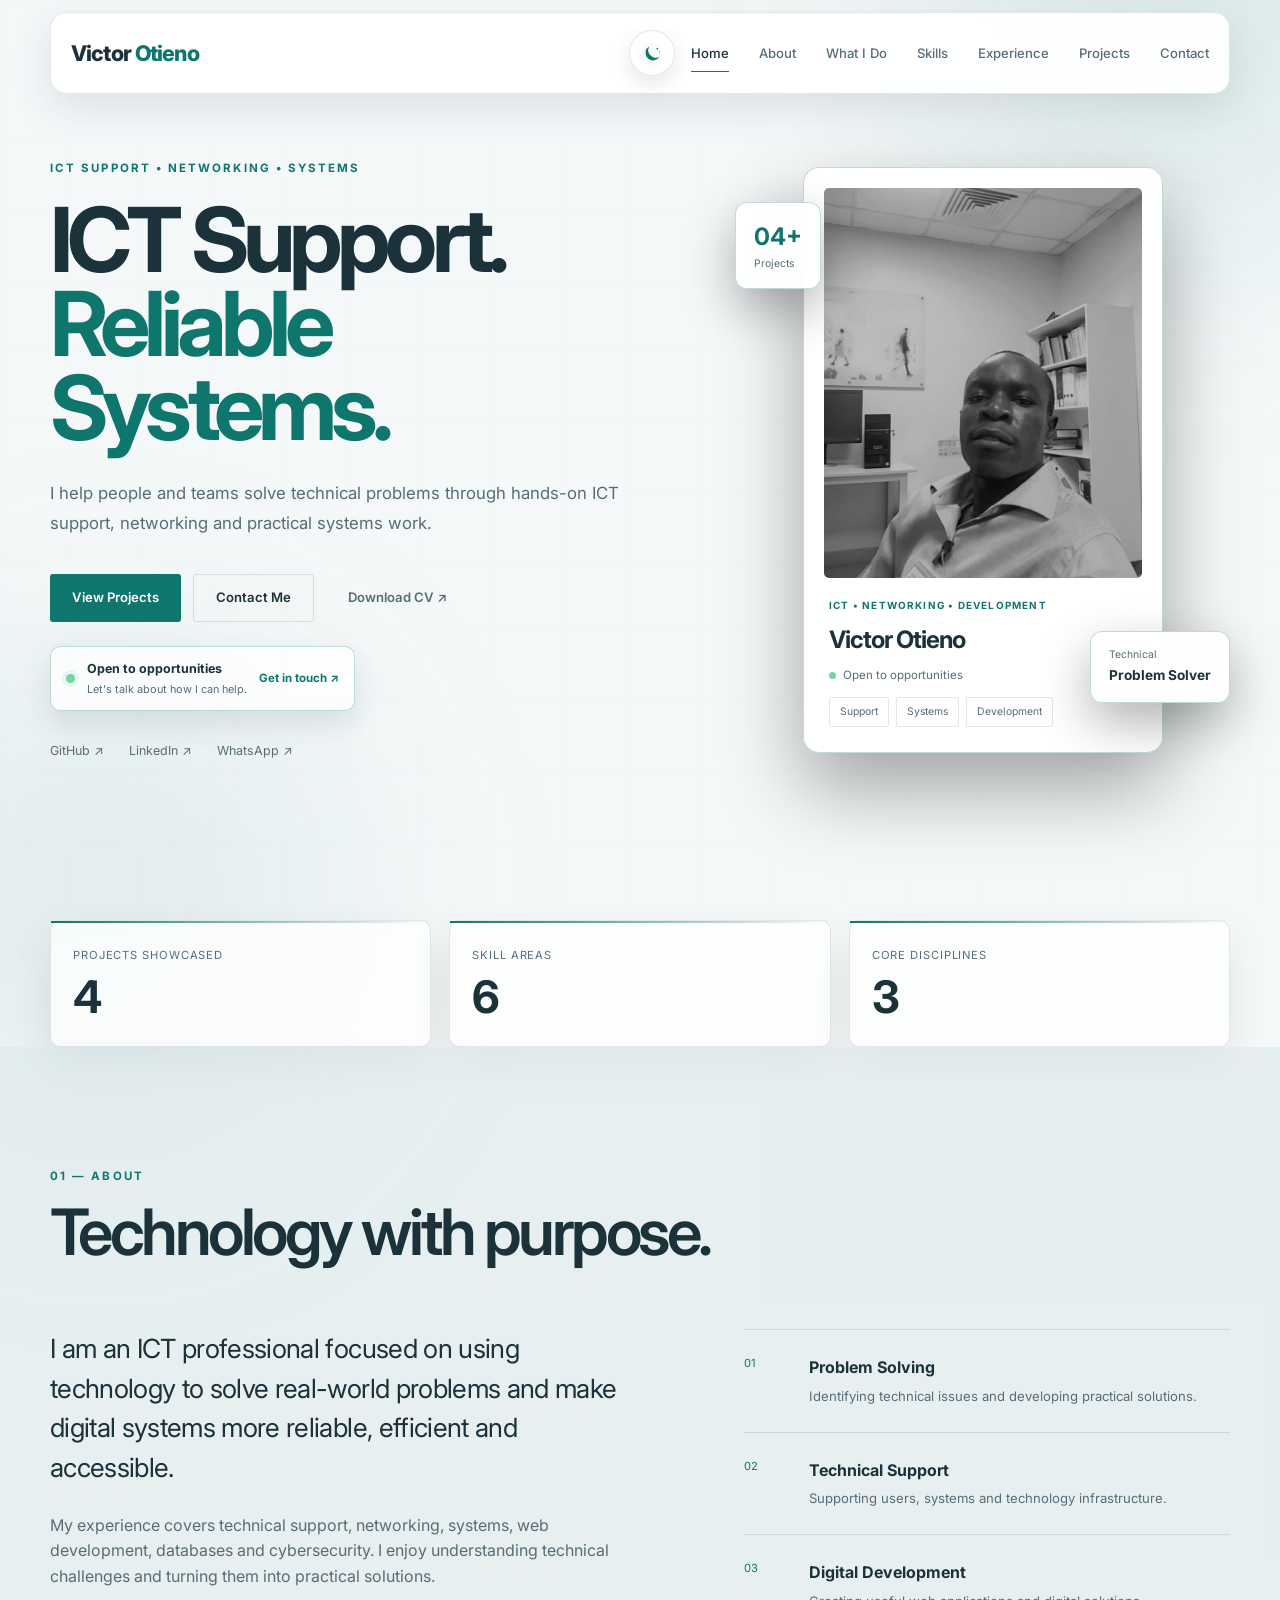
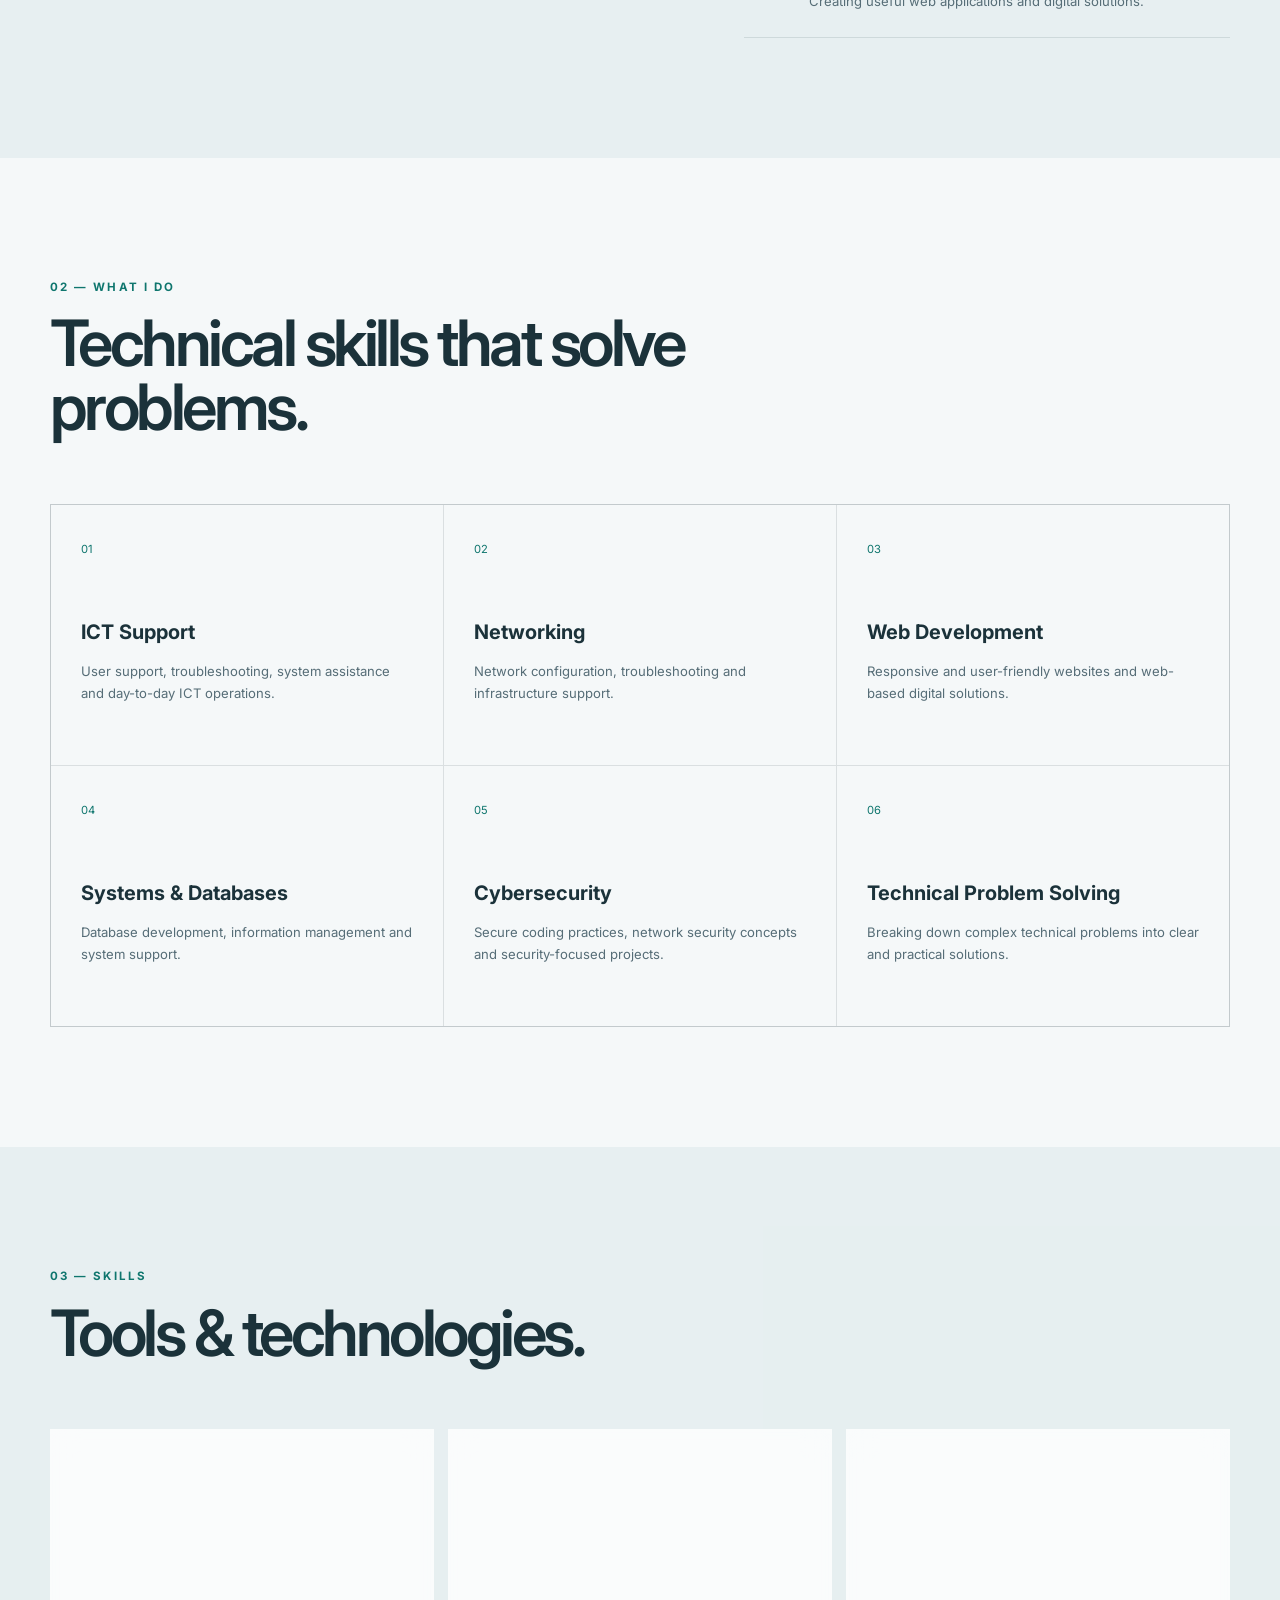
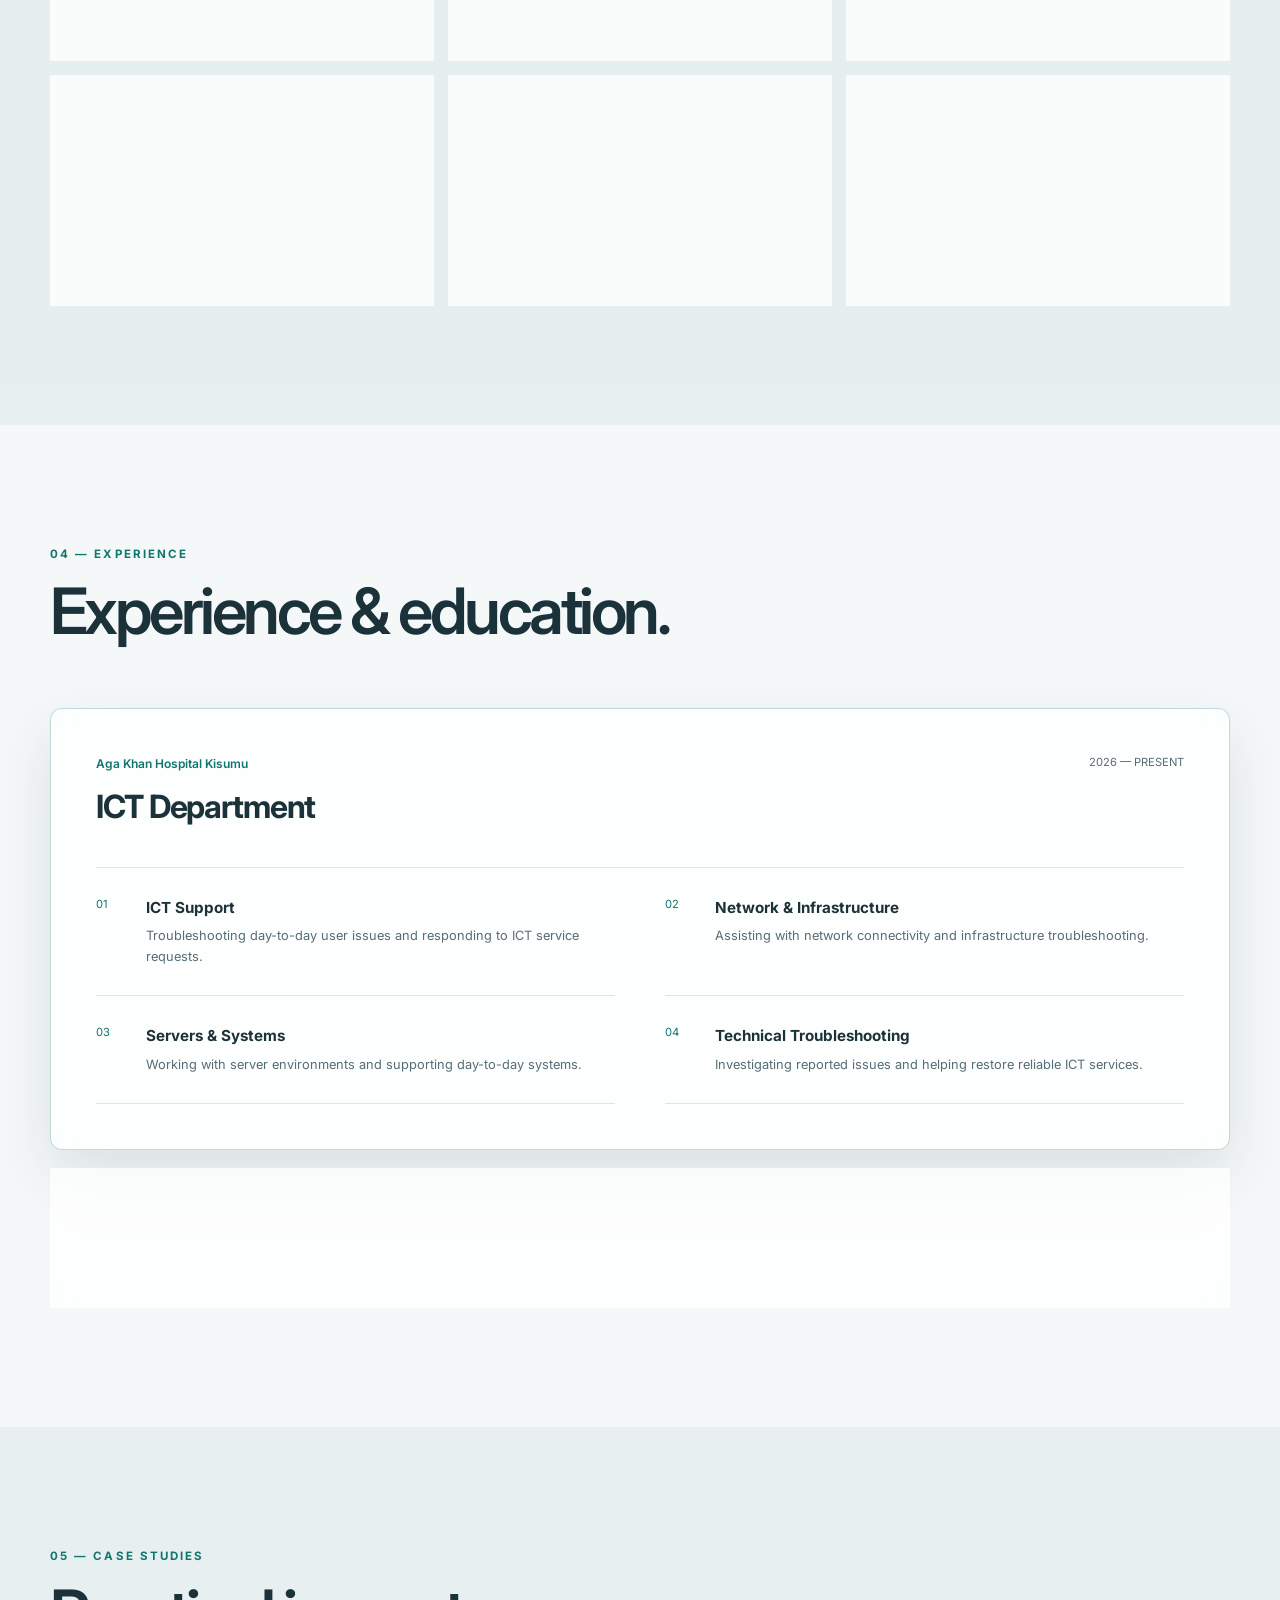
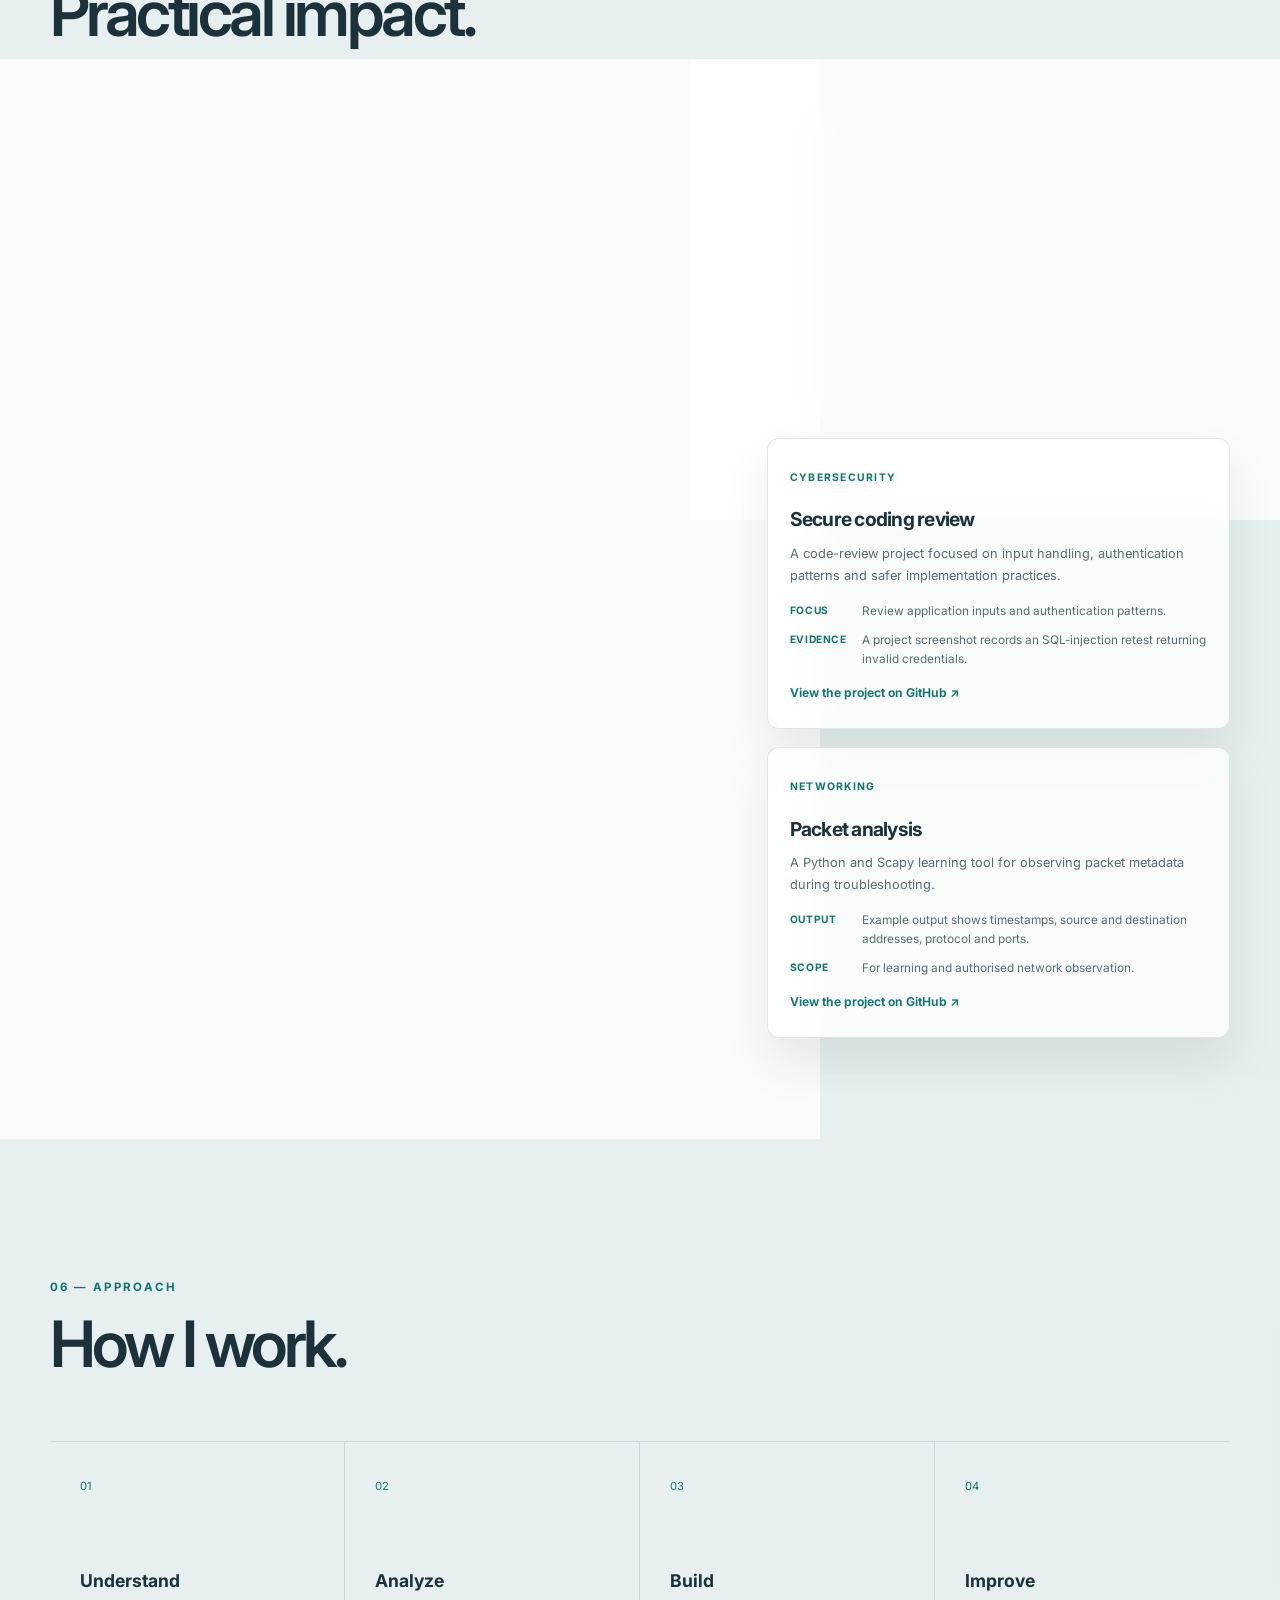
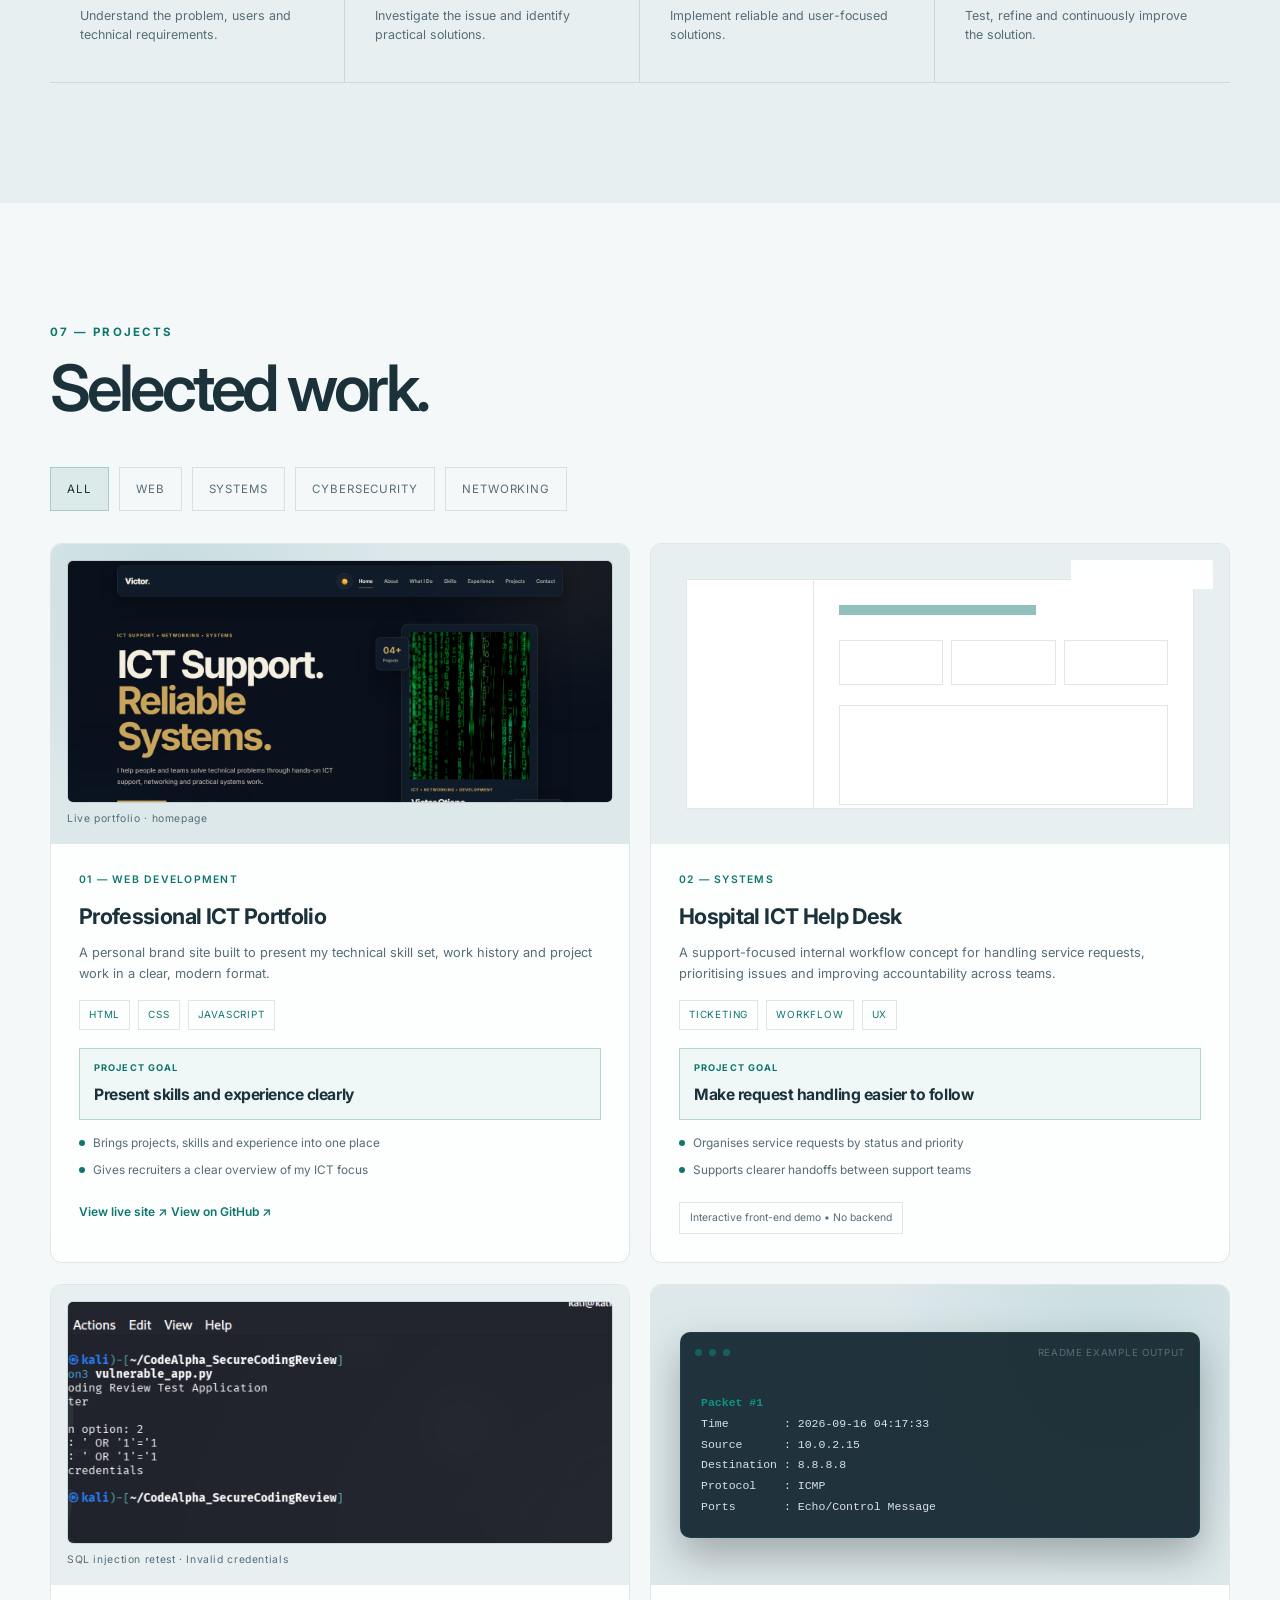
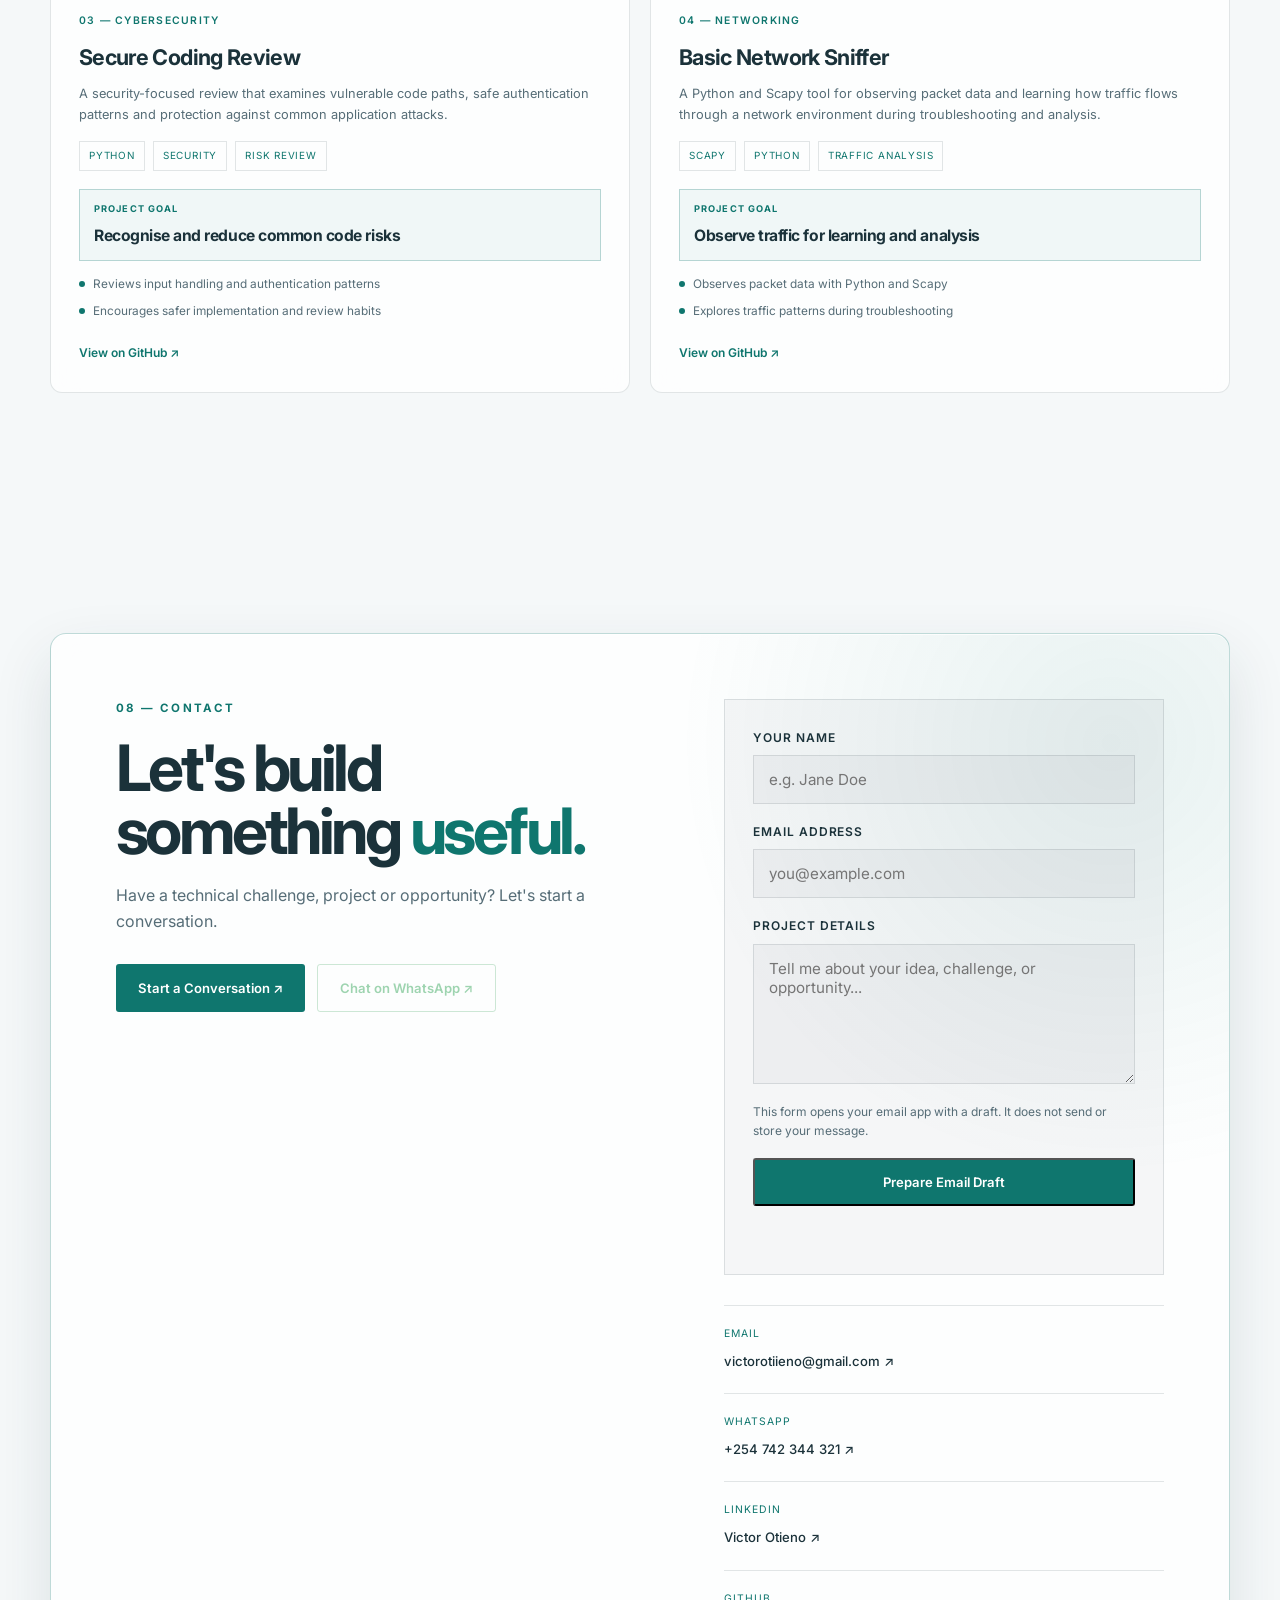
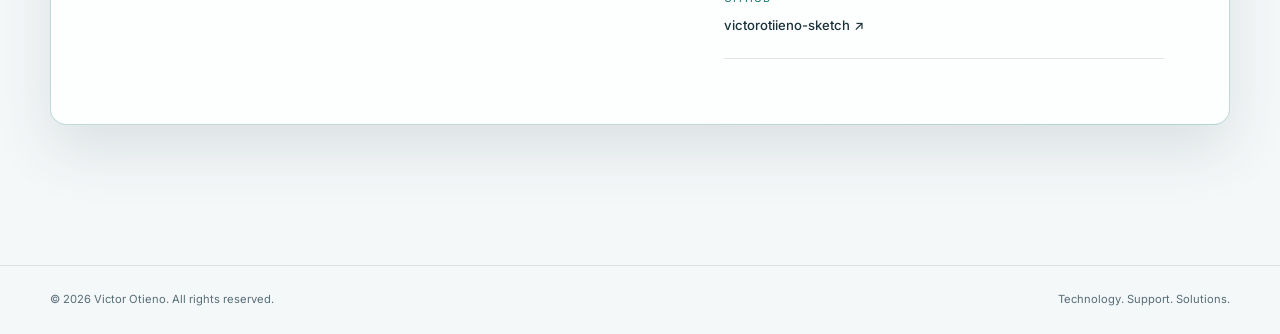
<file: index.html>
<!DOCTYPE html>
<html lang="en">
<head>
    <meta charset="UTF-8">
    <meta name="viewport" content="width=device-width, initial-scale=1.0">
    <meta name="description" content="Victor Otieno | ICT Professional specializing in technical support, networking, web development, systems, databases and digital solutions.">
    <meta name="keywords" content="Victor Otieno, ICT Professional, ICT Support, Networking, Web Development, Systems Support, Kenya">
    <meta name="author" content="Victor Otieno">
    <meta name="theme-color" content="#f5f8f9">
    <title>Victor Otieno | ICT Professional</title>
    <meta property="og:type" content="website">
    <meta property="og:title" content="Victor Otieno | ICT Professional">
    <meta property="og:description" content="ICT support, networking and practical systems work by Victor Otieno.">
    <meta property="og:url" content="https://victorotiieno-sketch.github.io/victor-portfolio/">
    <meta property="og:image" content="https://victorotiieno-sketch.github.io/victor-portfolio/images/portfolio-homepage.png">
    <meta property="og:image:alt" content="Victor Otieno's ICT portfolio homepage.">
    <meta name="twitter:card" content="summary_large_image">
    <meta name="twitter:title" content="Victor Otieno | ICT Professional">
    <meta name="twitter:description" content="ICT support, networking and practical systems work by Victor Otieno.">
    <meta name="twitter:image" content="https://victorotiieno-sketch.github.io/victor-portfolio/images/portfolio-homepage.png">

    <link rel="icon" type="image/svg+xml" href="favicon.svg">
    <link rel="preconnect" href="https://fonts.googleapis.com">
    <link rel="preconnect" href="https://fonts.gstatic.com" crossorigin>
    <link href="https://fonts.googleapis.com/css2?family=Inter:wght@400;500;600;700;800&display=swap" rel="stylesheet">

    <link rel="stylesheet" href="style.css">
</head>

<body>

    <div class="page-loader" id="page-loader" aria-hidden="true">
        <span></span>
    </div>
    <div class="background-grid"></div>
    <div class="glow glow-one"></div>
    <div class="glow glow-two"></div>

    <header class="header" id="header">
        <div class="container nav-container">
            <a href="#home" class="logo">
                Victor <span>Otieno</span>
            </a>

            <button class="theme-toggle" id="theme-toggle" type="button" aria-label="Toggle color theme" aria-pressed="false" title="Switch to dark theme">
                <svg class="theme-toggle__icon" viewBox="0 0 24 24" aria-hidden="true" focusable="false">
                    <g class="theme-toggle__sun">
                        <circle cx="12" cy="12" r="3.5"></circle>
                        <path d="M12 2v2m0 16v2M4.93 4.93l1.42 1.42m11.3 11.3 1.42 1.42M2 12h2m16 0h2M4.93 19.07l1.42-1.42m11.3-11.3 1.42-1.42"></path>
                    </g>
                    <g class="theme-toggle__moon">
                        <path d="M20.2 15.5A8.5 8.5 0 0 1 8.5 3.8 8.6 8.6 0 1 0 20.2 15.5Z"></path>
                        <circle cx="17.5" cy="6.5" r="1"></circle>
                        <circle cx="20" cy="10" r=".65"></circle>
                    </g>
                </svg>
            </button>

            <button class="menu-toggle" id="menu-toggle" type="button" aria-label="Toggle navigation" aria-controls="nav" aria-expanded="false">
                <span></span>
                <span></span>
                <span></span>
            </button>

            <nav class="nav" id="nav">
                <a href="#home" class="nav-link active" aria-current="page">Home</a>
                <a href="#about" class="nav-link">About</a>
                <a href="#services" class="nav-link">What I Do</a>
                <a href="#skills" class="nav-link">Skills</a>
                <a href="#experience" class="nav-link">Experience</a>
                <a href="#projects" class="nav-link">Projects</a>
                <a href="#contact" class="nav-link">Contact</a>
            </nav>
        </div>
    </header>

    <main>

        <section class="hero section" id="home">
            <div class="container hero-grid">

                <div class="hero-content reveal">
                    <p class="eyebrow">ICT SUPPORT • NETWORKING • SYSTEMS</p>

                    <h1>
                        ICT Support.
                        <span>Reliable Systems.</span>
                    </h1>

                    <p class="hero-description">
                        I help people and teams solve technical problems through
                        hands-on ICT support, networking and practical systems work.
                    </p>

                    <div class="hero-buttons">
                        <a href="#projects" class="btn btn-primary">
                            View Projects
                        </a>

                        <a href="#contact" class="btn btn-outline">
                            Contact Me
                        </a>

                        <a href="assets/victor_otieno_cv.pdf" class="btn btn-text" download>
                            Download CV ↗
                        </a>
                    </div>

                    <a class="opportunity-callout" href="#contact">
                        <span class="opportunity-callout__dot" aria-hidden="true"></span>
                        <span>
                            <strong>Open to opportunities</strong>
                            <small>Let's talk about how I can help.</small>
                        </span>
                        <span class="opportunity-callout__link">Get in touch ↗</span>
                    </a>

                    <div class="hero-socials">
                        <a href="https://github.com/victorotiieno-sketch" target="_blank" rel="noopener noreferrer">
                            GitHub ↗
                        </a>

                        <a href="https://www.linkedin.com/in/victor-otieno-06a6b7418" target="_blank" rel="noopener noreferrer">
                            LinkedIn ↗
                        </a>

                        <a href="https://wa.me/254742344321" target="_blank" rel="noopener noreferrer">
                            WhatsApp ↗
                        </a>
                    </div>
                </div>

                <div class="hero-visual reveal">
                    <div class="profile-card">

                        <div class="profile-image-wrapper">
                            <img src="images/profile.jpeg" alt="Victor Otieno at his workplace">
                        </div>

                        <div class="profile-info">
                            <p>ICT • NETWORKING • DEVELOPMENT</p>
                            <h2>Victor Otieno</h2>
                            <span class="availability">
                                <i></i>
                                Open to opportunities
                            </span>
                        </div>

                        <div class="profile-tags">
                            <span>Support</span>
                            <span>Systems</span>
                            <span>Development</span>
                        </div>
                    </div>

                    <div class="floating-card projects-count">
                        <strong>04+</strong>
                        <span>Projects</span>
                    </div>

                    <div class="floating-card problem-card">
                        <span>Technical</span>
                        <strong>Problem Solver</strong>
                    </div>
                </div>

            </div>
        </section>

        <section class="section stats" aria-label="Key metrics">
            <div class="container stats-grid">
                <div class="stat reveal">
                    <span class="stat-label">Projects showcased</span>
                    <strong class="counter" data-target="4" data-suffix="">0</strong>
                </div>

                <div class="stat reveal">
                    <span class="stat-label">Skill areas</span>
                    <strong class="counter" data-target="6" data-suffix="">0</strong>
                </div>

                <div class="stat reveal">
                    <span class="stat-label">Core disciplines</span>
                    <strong class="counter" data-target="3" data-suffix="">0</strong>
                </div>
            </div>
        </section>

        <section class="section about" id="about">
            <div class="container">

                <div class="section-heading reveal">
                    <p class="section-number">01 — ABOUT</p>
                    <h2>Technology with purpose.</h2>
                </div>

                <div class="about-grid">

                    <div class="about-intro reveal">
                        <p class="large-text">
                            I am an ICT professional focused on using technology
                            to solve real-world problems and make digital systems
                            more reliable, efficient and accessible.
                        </p>

                        <p>
                            My experience covers technical support, networking,
                            systems, web development, databases and cybersecurity.
                            I enjoy understanding technical challenges and turning
                            them into practical solutions.
                        </p>
                    </div>

                    <div class="about-highlights">

                        <div class="highlight reveal">
                            <span>01</span>
                            <div>
                                <h3>Problem Solving</h3>
                                <p>
                                    Identifying technical issues and developing
                                    practical solutions.
                                </p>
                            </div>
                        </div>

                        <div class="highlight reveal">
                            <span>02</span>
                            <div>
                                <h3>Technical Support</h3>
                                <p>
                                    Supporting users, systems and technology
                                    infrastructure.
                                </p>
                            </div>
                        </div>

                        <div class="highlight reveal">
                            <span>03</span>
                            <div>
                                <h3>Digital Development</h3>
                                <p>
                                    Creating useful web applications and digital
                                    solutions.
                                </p>
                            </div>
                        </div>

                    </div>

                </div>
            </div>
        </section>

        <section class="section services" id="services">
            <div class="container">

                <div class="section-heading reveal">
                    <p class="section-number">02 — WHAT I DO</p>
                    <h2>Technical skills that solve problems.</h2>
                </div>

                <div class="services-grid">

                    <article class="service-card reveal">
                        <span class="service-number">01</span>
                        <h3>ICT Support</h3>
                        <p>
                            User support, troubleshooting, system assistance
                            and day-to-day ICT operations.
                        </p>
                    </article>

                    <article class="service-card reveal">
                        <span class="service-number">02</span>
                        <h3>Networking</h3>
                        <p>
                            Network configuration, troubleshooting and
                            infrastructure support.
                        </p>
                    </article>

                    <article class="service-card reveal">
                        <span class="service-number">03</span>
                        <h3>Web Development</h3>
                        <p>
                            Responsive and user-friendly websites and
                            web-based digital solutions.
                        </p>
                    </article>

                    <article class="service-card reveal">
                        <span class="service-number">04</span>
                        <h3>Systems & Databases</h3>
                        <p>
                            Database development, information management
                            and system support.
                        </p>
                    </article>

                    <article class="service-card reveal">
                        <span class="service-number">05</span>
                        <h3>Cybersecurity</h3>
                        <p>
                            Secure coding practices, network security concepts
                            and security-focused projects.
                        </p>
                    </article>

                    <article class="service-card reveal">
                        <span class="service-number">06</span>
                        <h3>Technical Problem Solving</h3>
                        <p>
                            Breaking down complex technical problems into
                            clear and practical solutions.
                        </p>
                    </article>

                </div>
            </div>
        </section>

        <section class="section skills" id="skills">
            <div class="container">

                <div class="section-heading reveal">
                    <p class="section-number">03 — SKILLS</p>
                    <h2>Tools & technologies.</h2>
                </div>

                <div class="skills-grid">

                    <div class="skill-group reveal">
                        <span>01</span>
                        <h3>Development</h3>
                        <div class="skill-list">
                            <span>HTML</span>
                            <span>CSS</span>
                            <span>JavaScript</span>
                            <span>Python</span>
                            <span>C++</span>
                        </div>
                    </div>

                    <div class="skill-group reveal">
                        <span>02</span>
                        <h3>Networking</h3>
                        <div class="skill-list">
                            <span>TCP/IP</span>
                            <span>Network Troubleshooting</span>
                            <span>Network Security</span>
                            <span>FortiGate</span>
                        </div>
                    </div>

                    <div class="skill-group reveal">
                        <span>03</span>
                        <h3>Systems</h3>
                        <div class="skill-list">
                            <span>Windows</span>
                            <span>Linux</span>
                            <span>Kali Linux</span>
                            <span>System Support</span>
                        </div>
                    </div>

                    <div class="skill-group reveal">
                        <span>04</span>
                        <h3>Databases</h3>
                        <div class="skill-list">
                            <span>SQL</span>
                            <span>SQLite</span>
                            <span>Database Development</span>
                            <span>Information Management</span>
                        </div>
                    </div>

                    <div class="skill-group reveal">
                        <span>05</span>
                        <h3>Cybersecurity</h3>
                        <div class="skill-list">
                            <span>Secure Coding</span>
                            <span>Network Security</span>
                            <span>Scapy</span>
                            <span>Security Testing</span>
                        </div>
                    </div>

                    <div class="skill-group reveal">
                        <span>06</span>
                        <h3>Tools</h3>
                        <div class="skill-list">
                            <span>Git</span>
                            <span>GitHub</span>
                            <span>VS Code</span>
                            <span>Microsoft Office</span>
                        </div>
                    </div>

                </div>
            </div>
        </section>

        <section class="section experience" id="experience">
            <div class="container">

                <div class="section-heading reveal">
                    <p class="section-number">04 — EXPERIENCE</p>
                    <h2>Experience &amp; education.</h2>
                </div>

                <div class="experience-card reveal">

                    <div class="experience-top">
                        <div>
                            <p class="experience-company">Aga Khan Hospital Kisumu</p>
                            <h3>ICT Department</h3>
                        </div>

                        <span class="experience-date">
                            2026 — PRESENT
                        </span>
                    </div>

                    <div class="experience-content">

                        <div class="experience-item">
                            <span>01</span>
                            <div>
                                <h4>ICT Support</h4>
                                <p>
                                    Troubleshooting day-to-day user issues and
                                    responding to ICT service requests.
                                </p>
                            </div>
                        </div>

                        <div class="experience-item">
                            <span>02</span>
                            <div>
                                <h4>Network & Infrastructure</h4>
                                <p>
                                    Assisting with network connectivity and
                                    infrastructure troubleshooting.
                                </p>
                            </div>
                        </div>

                        <div class="experience-item">
                            <span>03</span>
                            <div>
                                <h4>Servers & Systems</h4>
                                <p>
                                    Working with server environments and
                                    supporting day-to-day systems.
                                </p>
                            </div>
                        </div>

                        <div class="experience-item">
                            <span>04</span>
                            <div>
                                <h4>Technical Troubleshooting</h4>
                                <p>
                                    Investigating reported issues and helping
                                    restore reliable ICT services.
                                </p>
                            </div>
                        </div>

                    </div>
                </div>

                <article class="education-card reveal">
                    <div>
                        <p class="education-label">EDUCATION</p>
                        <h3>Diploma in Computer Science</h3>
                        <p class="education-institution">Thika Technical Training Institute (TTI) · Kenya</p>
                    </div>
                    <span class="experience-date">2024 — 2026</span>
                </article>

            </div>
        </section>

        <section class="section case-studies">
            <div class="container">

                <div class="section-heading reveal">
                    <p class="section-number">05 — CASE STUDIES</p>
                    <h2>Practical impact.</h2>
                </div>

                <div class="case-study-shell">
                    <article class="case-feature reveal">
                        <div class="case-feature__top">
                            <p>Current role · ICT Department</p>
                            <span>Aga Khan Hospital Kisumu</span>
                        </div>

                        <h3>Supporting day-to-day services in a clinical environment.</h3>

                        <p>
                            I respond to ICT service requests, troubleshoot connectivity and systems,
                            and help restore reliable service. My approach starts with the user’s issue
                            and includes clear follow-up or escalation when needed.
                        </p>

                        <div class="case-focus">
                            <div>
                                <strong>Support focus</strong>
                                <span>User-first troubleshooting</span>
                            </div>

                            <div>
                                <strong>Service focus</strong>
                                <span>Clear triage and follow-up</span>
                            </div>
                        </div>

                        <ul class="case-points">
                            <li>Assist users with technical, connectivity and device issues</li>
                            <li>Support clear request handling and escalation</li>
                            <li>Prioritise reliable systems and user confidence</li>
                        </ul>
                    </article>

                    <div class="case-stack">
                        <article class="case-mini reveal">
                            <span class="case-tag">Systems</span>
                            <h4>Help desk workflow</h4>
                            <p>A support workflow concept for making incoming issues easier to sort and follow.</p>
                            <dl class="case-details">
                                <div>
                                    <dt>Approach</dt>
                                    <dd>Create, categorise, search, prioritise and update sample requests.</dd>
                                </div>
                                <div>
                                    <dt>Tools</dt>
                                    <dd>HTML, CSS and JavaScript; browser-only prototype with no backend.</dd>
                                </div>
                            </dl>
                            <a class="case-link" href="demos/help-desk/index.html">Try the interactive demo ↗</a>
                        </article>

                        <article class="case-mini reveal">
                            <span class="case-tag">Cybersecurity</span>
                            <h4>Secure coding review</h4>
                            <p>A code-review project focused on input handling, authentication patterns and safer implementation practices.</p>
                            <dl class="case-details">
                                <div>
                                    <dt>Focus</dt>
                                    <dd>Review application inputs and authentication patterns.</dd>
                                </div>
                                <div>
                                    <dt>Evidence</dt>
                                    <dd>A project screenshot records an SQL-injection retest returning invalid credentials.</dd>
                                </div>
                            </dl>
                            <a class="case-link" href="https://github.com/victorotiieno-sketch/CodeAlpha_SecureCodingReview" target="_blank" rel="noopener noreferrer">View the project on GitHub ↗</a>
                        </article>

                        <article class="case-mini reveal">
                            <span class="case-tag">Networking</span>
                            <h4>Packet analysis</h4>
                            <p>A Python and Scapy learning tool for observing packet metadata during troubleshooting.</p>
                            <dl class="case-details">
                                <div>
                                    <dt>Output</dt>
                                    <dd>Example output shows timestamps, source and destination addresses, protocol and ports.</dd>
                                </div>
                                <div>
                                    <dt>Scope</dt>
                                    <dd>For learning and authorised network observation.</dd>
                                </div>
                            </dl>
                            <a class="case-link" href="https://github.com/victorotiieno-sketch/CodeAlpha_BasicNetworkSniffer" target="_blank" rel="noopener noreferrer">View the project on GitHub ↗</a>
                        </article>
                    </div>
                </div>
            </div>
        </section>

        <section class="section process">
            <div class="container">

                <div class="section-heading reveal">
                    <p class="section-number">06 — APPROACH</p>
                    <h2>How I work.</h2>
                </div>

                <div class="process-grid">

                    <div class="process-card reveal">
                        <span>01</span>
                        <h3>Understand</h3>
                        <p>
                            Understand the problem, users and technical
                            requirements.
                        </p>
                    </div>

                    <div class="process-card reveal">
                        <span>02</span>
                        <h3>Analyze</h3>
                        <p>
                            Investigate the issue and identify practical
                            solutions.
                        </p>
                    </div>

                    <div class="process-card reveal">
                        <span>03</span>
                        <h3>Build</h3>
                        <p>
                            Implement reliable and user-focused solutions.
                        </p>
                    </div>

                    <div class="process-card reveal">
                        <span>04</span>
                        <h3>Improve</h3>
                        <p>
                            Test, refine and continuously improve the solution.
                        </p>
                    </div>

                </div>
            </div>
        </section>

        <section class="section projects" id="projects">
            <div class="container">

                <div class="section-heading reveal">
                    <p class="section-number">07 — PROJECTS</p>
                    <h2>Selected work.</h2>
                </div>

                <div class="projects-filters reveal" aria-label="Project categories">
                    <button class="filter-btn active" data-filter="all" type="button" aria-pressed="true">All</button>
                    <button class="filter-btn" data-filter="web" type="button" aria-pressed="false">Web</button>
                    <button class="filter-btn" data-filter="systems" type="button" aria-pressed="false">Systems</button>
                    <button class="filter-btn" data-filter="cybersecurity" type="button" aria-pressed="false">Cybersecurity</button>
                    <button class="filter-btn" data-filter="networking" type="button" aria-pressed="false">Networking</button>
                </div>

                <div class="projects-grid">

                    <article class="project-card reveal" data-category="web">
                        <div class="project-visual portfolio-visual">
                            <figure class="portfolio-evidence">
                                <a href="images/portfolio-homepage.png" target="_blank" rel="noopener noreferrer" aria-label="Open the full-size portfolio homepage screenshot">
                                    <img src="images/portfolio-homepage.png" alt="Screenshot of the live ICT portfolio homepage, showing the glass navigation, ICT Support headline, profile card and project contact buttons." width="1440" height="900" loading="lazy">
                                </a>
                                <figcaption>Live portfolio · homepage</figcaption>
                            </figure>
                        </div>

                        <div class="project-content">
                            <p>01 — WEB DEVELOPMENT</p>
                            <h3>Professional ICT Portfolio</h3>
                            <p>
                                A personal brand site built to present my technical skill set,
                                work history and project work in a clear, modern format.
                            </p>
                            <div class="project-meta">
                                <span>HTML</span>
                                <span>CSS</span>
                                <span>JavaScript</span>
                            </div>

                            <div class="project-impact">
                                <span>Project goal</span>
                                <strong>Present skills and experience clearly</strong>
                            </div>

                            <ul class="project-results">
                                <li>Brings projects, skills and experience into one place</li>
                                <li>Gives recruiters a clear overview of my ICT focus</li>
                            </ul>

                            <a href="https://victorotiieno-sketch.github.io/victor-portfolio/" target="_blank" rel="noopener noreferrer">
                                View live site ↗
                            </a>
                            <a href="https://github.com/victorotiieno-sketch/victor-portfolio" target="_blank" rel="noopener noreferrer">
                                View on GitHub ↗
                            </a>
                        </div>
                    </article>

                    <article class="project-card reveal" data-category="systems">
                        <div class="project-visual system-visual" aria-hidden="true">
                            <span class="visual-label">Workflow concept</span>
                            <div class="system-window">
                                <div class="system-sidebar"></div>

                                <div class="system-main">
                                    <div class="system-header"></div>

                                    <div class="system-cards">
                                        <span></span>
                                        <span></span>
                                        <span></span>
                                    </div>

                                    <div class="system-table"></div>
                                </div>
                            </div>
                        </div>

                        <div class="project-content">
                            <p>02 — SYSTEMS</p>
                            <h3>Hospital ICT Help Desk</h3>
                            <p>
                                A support-focused internal workflow concept for handling service
                                requests, prioritising issues and improving accountability across teams.
                            </p>
                            <div class="project-meta">
                                <span>Ticketing</span>
                                <span>Workflow</span>
                                <span>UX</span>
                            </div>

                            <div class="project-impact">
                                <span>Project goal</span>
                                <strong>Make request handling easier to follow</strong>
                            </div>

                            <ul class="project-results">
                                <li>Organises service requests by status and priority</li>
                                <li>Supports clearer handoffs between support teams</li>
                            </ul>

                            <span class="private-project">
                                Interactive front-end demo • No backend
                            </span>
                        </div>
                    </article>

                    <article class="project-card reveal" data-category="cybersecurity">
                        <div class="project-visual security-visual">
                            <figure class="security-evidence">
                                <a href="images/secure-review-injection-after.png" target="_blank" rel="noopener noreferrer" aria-label="Open the full-size SQL injection retest screenshot">
                                    <img src="images/secure-review-injection-after-crop.png" alt="Terminal output showing the SQL injection login test rejected with invalid credentials." width="780" height="280" loading="lazy">
                                </a>
                                <figcaption>SQL injection retest · Invalid credentials</figcaption>
                            </figure>
                        </div>

                        <div class="project-content">
                            <p>03 — CYBERSECURITY</p>
                            <h3>Secure Coding Review</h3>
                            <p>
                                A security-focused review that examines vulnerable code paths,
                                safe authentication patterns and protection against common application attacks.
                            </p>
                            <div class="project-meta">
                                <span>Python</span>
                                <span>Security</span>
                                <span>Risk Review</span>
                            </div>

                            <div class="project-impact">
                                <span>Project goal</span>
                                <strong>Recognise and reduce common code risks</strong>
                            </div>

                            <ul class="project-results">
                                <li>Reviews input handling and authentication patterns</li>
                                <li>Encourages safer implementation and review habits</li>
                            </ul>

                            <a href="https://github.com/victorotiieno-sketch/CodeAlpha_SecureCodingReview" target="_blank" rel="noopener noreferrer">
                                View on GitHub ↗
                            </a>
                        </div>
                    </article>

                    <article class="project-card reveal" data-category="networking">
                        <div class="project-visual sniffer-visual">
                            <div class="sniffer-terminal" aria-label="Example packet output documented in the network sniffer README">
                                <div class="sniffer-terminal__header">
                                    <span></span>
                                    <span></span>
                                    <span></span>
                                    <span>README example output</span>
                                </div>
                                <pre><code><span>Packet #1</span>
Time        : 2026-09-16 04:17:33
Source      : 10.0.2.15
Destination : 8.8.8.8
Protocol    : ICMP
Ports       : Echo/Control Message</code></pre>
                            </div>
                        </div>

                        <div class="project-content">
                            <p>04 — NETWORKING</p>
                            <h3>Basic Network Sniffer</h3>
                            <p>
                                A Python and Scapy tool for observing packet data and learning how
                                traffic flows through a network environment during troubleshooting and analysis.
                            </p>
                            <div class="project-meta">
                                <span>Scapy</span>
                                <span>Python</span>
                                <span>Traffic Analysis</span>
                            </div>

                            <div class="project-impact">
                                <span>Project goal</span>
                                <strong>Observe traffic for learning and analysis</strong>
                            </div>

                            <ul class="project-results">
                                <li>Observes packet data with Python and Scapy</li>
                                <li>Explores traffic patterns during troubleshooting</li>
                            </ul>

                            <a href="https://github.com/victorotiieno-sketch/CodeAlpha_BasicNetworkSniffer" target="_blank" rel="noopener noreferrer">
                                View on GitHub ↗
                            </a>
                        </div>
                    </article>

                </div>
            </div>
        </section>

        <section class="section contact" id="contact">
            <div class="container">

                <div class="contact-card reveal">

                    <div class="contact-content">
                        <p class="section-number">08 — CONTACT</p>

                        <h2>
                            Let's build something
                            <span>useful.</span>
                        </h2>

                        <p>
                            Have a technical challenge, project or opportunity?
                            Let's start a conversation.
                        </p>

                        <div class="contact-buttons">
                            <a href="mailto:victorotiieno@gmail.com" class="btn btn-primary">
                                Start a Conversation ↗
                            </a>

                            <a href="https://wa.me/254742344321" target="_blank" rel="noopener noreferrer" class="btn btn-whatsapp">
                                Chat on WhatsApp ↗
                            </a>
                        </div>
                    </div>

                    <div class="contact-form-panel">
                        <form class="contact-form" id="contact-form">
                            <div class="field-group">
                                <label for="name">Your name</label>
                                <input id="name" name="name" type="text" autocomplete="name" maxlength="100" placeholder="e.g. Jane Doe" required>
                            </div>

                            <div class="field-group">
                                <label for="email">Email address</label>
                                <input id="email" name="email" type="email" autocomplete="email" maxlength="254" placeholder="you@example.com" required>
                            </div>

                            <div class="field-group">
                                <label for="message">Project details</label>
                                <textarea id="message" name="message" rows="5" maxlength="5000" placeholder="Tell me about your idea, challenge, or opportunity..." required></textarea>
                            </div>

                            <p class="form-note">This form opens your email app with a draft. It does not send or store your message.</p>
                            <button type="submit" class="btn btn-primary">Prepare Email Draft</button>
                            <p class="form-status" aria-live="polite"></p>
                        </form>

                        <div class="contact-details">
                            <a href="mailto:victorotiieno@gmail.com">
                                <span>Email</span>
                                <strong>victorotiieno@gmail.com ↗</strong>
                            </a>

                            <a href="https://wa.me/254742344321" target="_blank" rel="noopener noreferrer">
                                <span>WhatsApp</span>
                                <strong>+254 742 344 321 ↗</strong>
                            </a>

                            <a href="https://www.linkedin.com/in/victor-otieno-06a6b7418" target="_blank" rel="noopener noreferrer">
                                <span>LinkedIn</span>
                                <strong>Victor Otieno ↗</strong>
                            </a>

                            <a href="https://github.com/victorotiieno-sketch" target="_blank" rel="noopener noreferrer">
                                <span>GitHub</span>
                                <strong>victorotiieno-sketch ↗</strong>
                            </a>
                        </div>
                    </div>

                </div>

            </div>
        </section>

    </main>

    <footer class="footer">
        <div class="container footer-content">
            <p>© <span id="year"></span> Victor Otieno. All rights reserved.</p>

            <p>Technology. Support. Solutions.</p>
        </div>
    </footer>

    <script src="script.js"></script>

</body>
</html>
</file>
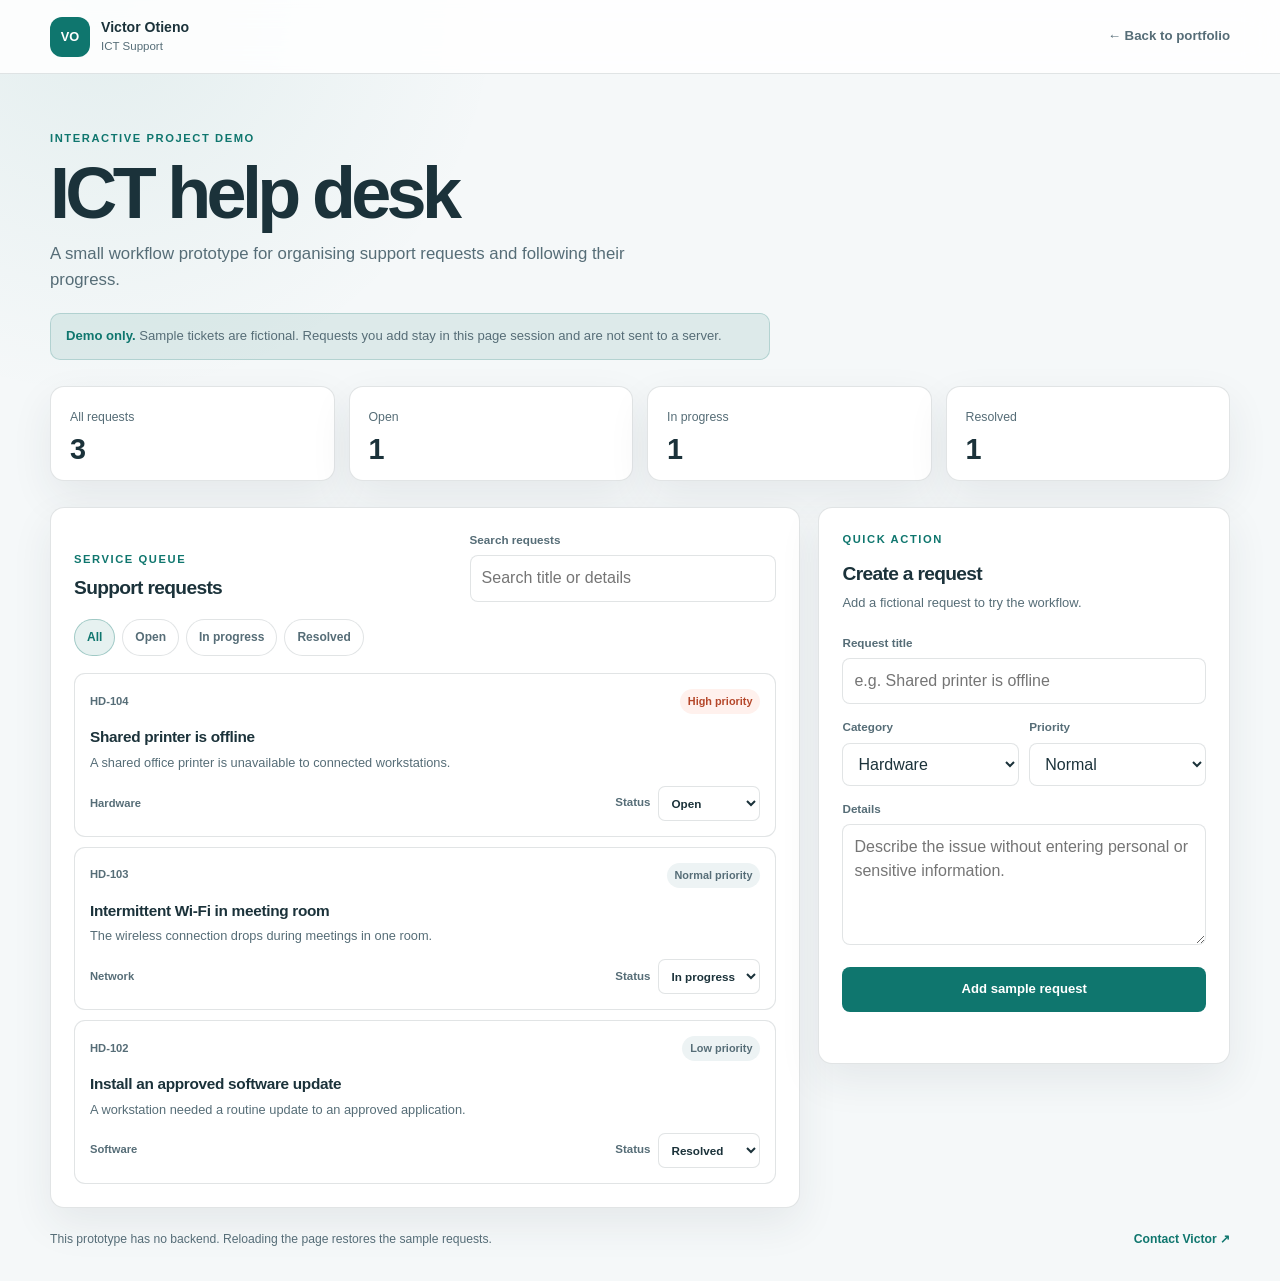
<file: demos/help-desk/index.html>
<!DOCTYPE html>
<html lang="en">
<head>
    <meta charset="UTF-8">
    <meta name="viewport" content="width=device-width, initial-scale=1.0">
    <meta name="theme-color" content="#f5f8f9">
    <meta name="description" content="Try a browser-only ICT help desk workflow prototype by Victor Otieno.">
    <title>ICT Help Desk Demo | Victor Otieno</title>
    <link rel="stylesheet" href="style.css">
    <script src="script.js" defer></script>
</head>
<body>
    <header class="topbar">
        <a class="brand" href="../../index.html" aria-label="Victor Otieno portfolio home">
            <span class="brand-mark" aria-hidden="true">VO</span>
            <span>Victor Otieno<small>ICT Support</small></span>
        </a>
        <a class="back-link" href="../../index.html#projects">← Back to portfolio</a>
    </header>

    <main class="workspace">
        <section class="intro" aria-labelledby="page-title">
            <p class="eyebrow">INTERACTIVE PROJECT DEMO</p>
            <h1 id="page-title">ICT help desk</h1>
            <p class="intro-copy">A small workflow prototype for organising support requests and following their progress.</p>
            <p class="demo-notice">
                <strong>Demo only.</strong> Sample tickets are fictional. Requests you add stay in this page session and are not sent to a server.
            </p>
        </section>

        <section class="overview" aria-label="Ticket overview">
            <article class="stat-card">
                <span>All requests</span>
                <strong id="total-count">0</strong>
            </article>
            <article class="stat-card">
                <span>Open</span>
                <strong id="open-count">0</strong>
            </article>
            <article class="stat-card">
                <span>In progress</span>
                <strong id="progress-count">0</strong>
            </article>
            <article class="stat-card">
                <span>Resolved</span>
                <strong id="resolved-count">0</strong>
            </article>
        </section>

        <div class="desk-layout">
            <section class="panel queue-panel" aria-labelledby="queue-title">
                <div class="panel-heading">
                    <div>
                        <p class="eyebrow">SERVICE QUEUE</p>
                        <h2 id="queue-title">Support requests</h2>
                    </div>
                    <div class="search-field">
                        <label class="search-label" for="ticket-search">Search requests</label>
                        <input class="search-input" id="ticket-search" type="search" placeholder="Search title or details">
                    </div>
                </div>

                <div class="filter-list" role="group" aria-label="Filter requests by status">
                    <button class="filter-button is-active" type="button" data-filter="all" aria-pressed="true">All</button>
                    <button class="filter-button" type="button" data-filter="Open" aria-pressed="false">Open</button>
                    <button class="filter-button" type="button" data-filter="In progress" aria-pressed="false">In progress</button>
                    <button class="filter-button" type="button" data-filter="Resolved" aria-pressed="false">Resolved</button>
                </div>

                <div class="ticket-list" id="ticket-list" aria-live="polite" aria-relevant="additions text"></div>
                <p class="empty-state" id="empty-state" hidden>No requests match this filter. Try another status or search term.</p>
            </section>

            <aside class="panel form-panel" aria-labelledby="new-ticket-title">
                <p class="eyebrow">QUICK ACTION</p>
                <h2 id="new-ticket-title">Create a request</h2>
                <p class="form-intro">Add a fictional request to try the workflow.</p>

                <form id="ticket-form">
                    <div class="field">
                        <label for="ticket-title">Request title</label>
                        <input id="ticket-title" name="title" type="text" maxlength="80" placeholder="e.g. Shared printer is offline" required>
                    </div>

                    <div class="field-row">
                        <div class="field">
                            <label for="ticket-category">Category</label>
                            <select id="ticket-category" name="category">
                                <option>Hardware</option>
                                <option>Network</option>
                                <option>Accounts</option>
                                <option>Software</option>
                                <option>Other</option>
                            </select>
                        </div>
                        <div class="field">
                            <label for="ticket-priority">Priority</label>
                            <select id="ticket-priority" name="priority">
                                <option>Normal</option>
                                <option>Low</option>
                                <option>High</option>
                            </select>
                        </div>
                    </div>

                    <div class="field">
                        <label for="ticket-description">Details</label>
                        <textarea id="ticket-description" name="description" rows="4" maxlength="300" placeholder="Describe the issue without entering personal or sensitive information." required></textarea>
                    </div>

                    <button class="submit-button" type="submit">Add sample request</button>
                    <p class="form-status" id="form-status" role="status" aria-live="polite"></p>
                </form>
            </aside>
        </div>

        <footer class="demo-footer">
            <p>This prototype has no backend. Reloading the page restores the sample requests.</p>
            <a href="../../index.html#contact">Contact Victor ↗</a>
        </footer>
    </main>
</body>
</html>
</file>
<file: style.css>
:root {
    --bg: #11161c;
    --bg-soft: #171d24;
    --surface: #1e262f;
    --surface-light: #293540;
    --cream: #f1f5f7;
    --cream-muted: #a9b5bf;
    --accent: #5fd6c5;
    --accent-light: #87e8d8;
    --accent-foreground: #10211e;
    --accent-rgb: 95, 214, 197;
    --accent-soft: rgba(var(--accent-rgb), 0.12);
    --border: rgba(225, 235, 241, 0.1);
    --border-accent: rgba(var(--accent-rgb), 0.3);
    --glass-surface: rgba(30, 39, 48, 0.78);
    --glass-strong: rgba(25, 32, 40, 0.95);
    --glass-highlight: rgba(255, 255, 255, 0.06);
    --visual-surface: #222c36;
    --visual-deep: #192129;
    --terminal-surface: rgba(13, 18, 24, 0.97);
    --success: #72d6a0;
    --shadow: rgba(0, 0, 0, 0.38);
    --section-tint: rgba(7, 11, 15, 0.25);
    --field-surface: rgba(8, 12, 16, 0.24);
    --control-surface: rgba(255, 255, 255, 0.035);
    --max-width: 1180px;
}

body[data-theme="light"] {
    --bg: #f5f8f9;
    --bg-soft: #ecf2f4;
    --surface: #ffffff;
    --surface-light: #e7eff1;
    --cream: #1b323a;
    --cream-muted: #566d77;
    --accent: #0f766e;
    --accent-light: #0d9488;
    --accent-foreground: #ffffff;
    --accent-rgb: 15, 118, 110;
    --accent-soft: rgba(var(--accent-rgb), 0.1);
    --border: rgba(27, 50, 58, 0.12);
    --border-accent: rgba(var(--accent-rgb), 0.26);
    --glass-surface: rgba(255, 255, 255, 0.78);
    --glass-strong: rgba(255, 255, 255, 0.94);
    --glass-highlight: rgba(255, 255, 255, 0.76);
    --visual-surface: #e8eff1;
    --visual-deep: #dde8eb;
    --terminal-surface: rgba(24, 43, 51, 0.96);
    --shadow: rgba(32, 54, 62, 0.12);
    --section-tint: rgba(220, 232, 235, 0.58);
    --field-surface: rgba(27, 50, 58, 0.035);
    --control-surface: rgba(27, 50, 58, 0.035);
}

* {
    margin: 0;
    padding: 0;
    box-sizing: border-box;
}

html {
    scroll-behavior: smooth;
}

body {
    font-family: "Inter", sans-serif;
    background: var(--bg);
    color: var(--cream);
    line-height: 1.6;
    overflow-x: hidden;
    transition: background 0.3s ease, color 0.3s ease;
}

.page-loader {
    position: fixed;
    inset: 0;
    z-index: 2000;
    display: grid;
    place-items: center;
    background: var(--bg);
    opacity: 0;
    visibility: hidden;
    pointer-events: none;
    transition: opacity 0.35s ease, visibility 0.35s ease;
}

body.is-loading .page-loader {
    opacity: 1;
    visibility: visible;
    pointer-events: auto;
}

.page-loader span {
    width: 72px;
    height: 2px;
    border-radius: 2px;
    background: linear-gradient(90deg, transparent, var(--accent), transparent);
    transform: scaleX(0.35);
}

body.is-loading .page-loader span {
    animation: loaderSweep 0.9s ease-in-out infinite;
}

@keyframes loaderSweep {
    50% {
        transform: scaleX(1);
    }
}

a {
    color: inherit;
    text-decoration: none;
}

a:focus-visible,
button:focus-visible {
    outline: 2px solid var(--accent);
    outline-offset: 4px;
}

button,
input,
textarea {
    font-family: inherit;
}

.container {
    width: min(100% - 40px, var(--max-width));
    margin: 0 auto;
}

.section {
    padding: 120px 0;
    position: relative;
}

.background-grid {
    position: fixed;
    inset: 0;
    pointer-events: none;
    z-index: -3;
    opacity: 0.26;
    background-image:
        linear-gradient(rgba(var(--accent-rgb), 0.035) 1px, transparent 1px),
        linear-gradient(90deg, rgba(var(--accent-rgb), 0.035) 1px, transparent 1px);
    background-size: 70px 70px;
}

.glow {
    position: fixed;
    width: 500px;
    height: 500px;
    border-radius: 50%;
    filter: blur(120px);
    pointer-events: none;
    z-index: -2;
}

.glow-one {
    top: -250px;
    right: -150px;
    background: rgba(var(--accent-rgb), 0.1);
}

.glow-two {
    bottom: -250px;
    left: -150px;
    background: rgba(var(--accent-rgb), 0.08);
}

.header {
    position: fixed;
    top: 0;
    left: 0;
    width: 100%;
    z-index: 1000;
    transition: 0.3s ease;
}

.nav-container {
    margin-top: 12px;
    padding: 0 20px;
    border: 1px solid var(--border);
    border-radius: 16px;
    background: var(--glass-strong);
    box-shadow: 0 14px 40px var(--shadow);
    -webkit-backdrop-filter: blur(18px);
    backdrop-filter: blur(18px);
    transition: background 0.3s ease, border-color 0.3s ease, box-shadow 0.3s ease;
}

.header.scrolled {
    background: transparent;
    border-bottom: 0;
}

.header.scrolled .nav-container {
    border-color: var(--border-accent);
    background: var(--glass-strong);
    box-shadow: 0 18px 48px var(--shadow);
}

.nav-container {
    height: 82px;
    display: flex;
    align-items: center;
    justify-content: space-between;
    gap: 16px;
}

.logo {
    font-size: 1.35rem;
    font-weight: 800;
    letter-spacing: -0.04em;
}

.theme-toggle {
    position: relative;
    isolation: isolate;
    margin-left: auto;
    display: inline-flex;
    align-items: center;
    justify-content: center;
    flex: 0 0 46px;
    width: 46px;
    height: 46px;
    border: 1px solid var(--border);
    border-radius: 999px;
    overflow: hidden;
    background: var(--glass-strong);
    color: var(--accent);
    cursor: pointer;
    box-shadow: inset 0 1px 0 var(--glass-highlight), 0 8px 20px var(--shadow);
    transition: border-color 0.3s ease, box-shadow 0.3s ease, transform 0.3s ease, background 0.3s ease;
}

.theme-toggle::before,
.theme-toggle::after {
    position: absolute;
    inset: 0;
    border-radius: inherit;
    content: "";
    pointer-events: none;
}

.theme-toggle::before {
    inset: 3px;
    border: 1px solid var(--glass-highlight);
}

.theme-toggle::after {
    z-index: -1;
    background: radial-gradient(circle, rgba(var(--accent-rgb), 0.2), transparent 72%);
    opacity: 0;
    transform: scale(0.65);
    transition: opacity 0.3s ease, transform 0.45s ease;
}

.theme-toggle:hover {
    border-color: var(--border-accent);
    box-shadow: inset 0 1px 0 var(--glass-highlight), 0 12px 25px var(--shadow);
    transform: translateY(-2px) rotate(6deg);
}

.theme-toggle:hover::after {
    opacity: 1;
    transform: scale(1.3);
}

.theme-toggle:active {
    transform: scale(0.94);
}

.theme-toggle__icon {
    position: relative;
    z-index: 1;
    width: 21px;
    height: 21px;
    overflow: visible;
    filter: drop-shadow(0 0 7px rgba(var(--accent-rgb), 0.35));
}

.theme-toggle__sun,
.theme-toggle__moon {
    transform-box: fill-box;
    transform-origin: center;
    transition: opacity 0.28s ease, transform 0.45s cubic-bezier(0.2, 0.8, 0.2, 1);
}

.theme-toggle__sun circle,
.theme-toggle__moon path {
    fill: currentColor;
}

.theme-toggle__sun path {
    fill: none;
    stroke: currentColor;
    stroke-linecap: round;
    stroke-width: 1.7;
}

.theme-toggle__moon {
    opacity: 0;
    transform: rotate(-35deg) scale(0.55);
}

.theme-toggle__moon circle {
    fill: currentColor;
}

body[data-theme="light"] .theme-toggle__sun {
    opacity: 0;
    transform: rotate(65deg) scale(0.55);
}

body[data-theme="light"] .theme-toggle__moon {
    opacity: 1;
    transform: rotate(0) scale(1);
}

.logo span {
    color: var(--accent);
}

.nav {
    display: flex;
    align-items: center;
    gap: 30px;
}

.nav-link {
    position: relative;
    font-size: 0.82rem;
    font-weight: 500;
    color: var(--cream-muted);
    transition: 0.3s ease;
}

.nav-link:hover,
.nav-link.active {
    color: var(--cream);
}

.nav-link::after {
    content: "";
    position: absolute;
    left: 0;
    bottom: -8px;
    width: 0;
    height: 1px;
    background: var(--accent);
    transition: 0.3s ease;
}

.nav-link:hover::after,
.nav-link.active::after {
    width: 100%;
}

.menu-toggle {
    display: none;
    background: none;
    border: 0;
    cursor: pointer;
}

.menu-toggle span {
    display: block;
    width: 25px;
    height: 2px;
    margin: 5px 0;
    background: var(--cream);
}

.hero {
    min-height: 100vh;
    display: flex;
    align-items: center;
    padding-top: 140px;
}

.hero-content,
.hero-visual {
    opacity: 0;
    transform: translateY(25px);
    transition: opacity 0.8s ease, transform 0.8s ease;
}

.hero-content.visible,
.hero-visual.visible {
    opacity: 1;
    transform: translateY(0);
}

.hero-grid {
    display: grid;
    grid-template-columns: 1.1fr 0.9fr;
    gap: 80px;
    align-items: center;
}

.stats {
    padding-top: 20px;
    padding-bottom: 0;
}

.stats-grid {
    display: grid;
    grid-template-columns: repeat(3, minmax(0, 1fr));
    gap: 18px;
}

.stat {
    position: relative;
    padding: 26px 22px;
    border: 1px solid var(--border);
    border-radius: 10px;
    background: var(--glass-surface);
    box-shadow: 0 18px 40px rgba(0, 0, 0, 0.08);
    -webkit-backdrop-filter: blur(14px);
    backdrop-filter: blur(14px);
}

.stat::before {
    content: "";
    position: absolute;
    inset: 0 auto auto 0;
    width: 100%;
    height: 2px;
    background: linear-gradient(90deg, var(--accent), transparent);
}

.stat-label {
    display: block;
    color: var(--cream-muted);
    font-size: 0.7rem;
    letter-spacing: 0.08em;
    text-transform: uppercase;
}

.stat strong {
    display: block;
    margin-top: 10px;
    font-size: clamp(2rem, 2vw + 1.2rem, 3rem);
    line-height: 1;
    letter-spacing: -0.06em;
    color: var(--cream);
}

.eyebrow,
.section-number {
    color: var(--accent);
    font-size: 0.72rem;
    font-weight: 700;
    letter-spacing: 0.18em;
}

.hero h1 {
    max-width: 800px;
    margin: 20px 0 28px;
    font-size: clamp(3.5rem, 7vw, 6.7rem);
    line-height: 0.94;
    letter-spacing: -0.065em;
    font-weight: 700;
    color: var(--cream);
}

.hero h1 span {
    color: var(--accent);
}

.hero-description {
    max-width: 610px;
    color: var(--cream-muted);
    font-size: 1.05rem;
    line-height: 1.8;
}

.hero-buttons {
    display: flex;
    align-items: center;
    flex-wrap: wrap;
    gap: 12px;
    margin-top: 35px;
}

.opportunity-callout {
    display: grid;
    grid-template-columns: auto 1fr auto;
    align-items: center;
    gap: 12px;
    width: fit-content;
    max-width: 100%;
    margin-top: 24px;
    padding: 12px 15px;
    border: 1px solid var(--border-accent);
    border-radius: 10px;
    background: var(--glass-surface);
    box-shadow: 0 12px 28px var(--shadow);
    text-decoration: none;
    transition: border-color 0.25s ease, transform 0.25s ease;
}

.opportunity-callout:hover {
    border-color: var(--accent);
    transform: translateY(-2px);
}

.opportunity-callout__dot {
    width: 9px;
    height: 9px;
    border-radius: 50%;
    background: var(--success);
    box-shadow: 0 0 0 4px rgba(111, 189, 139, 0.12);
}

.opportunity-callout strong,
.opportunity-callout small {
    display: block;
}

.opportunity-callout strong {
    font-size: 0.78rem;
}

.opportunity-callout small {
    margin-top: 2px;
    color: var(--cream-muted);
    font-size: 0.68rem;
}

.opportunity-callout__link {
    color: var(--accent);
    font-size: 0.72rem;
    font-weight: 700;
}

.btn {
    position: relative;
    isolation: isolate;
    display: inline-flex;
    align-items: center;
    justify-content: center;
    min-height: 48px;
    padding: 0 22px;
    border-radius: 3px;
    font-size: 0.82rem;
    font-weight: 600;
    transition: color 0.3s ease, background 0.3s ease, border-color 0.3s ease, transform 0.3s ease, box-shadow 0.3s ease;
}

.btn:hover,
.btn:focus-visible {
    box-shadow: 0 10px 24px var(--shadow);
    transform: translateY(-2px);
}

.btn-primary {
    background: var(--accent);
    color: var(--accent-foreground);
}

.btn-primary:hover {
    background: var(--accent-light);
}

.btn-outline {
    border: 1px solid var(--border);
    color: var(--cream);
}

.btn-outline:hover {
    border-color: var(--accent);
    color: var(--accent);
}

.btn-text {
    color: var(--cream-muted);
}

.btn-text:hover {
    color: var(--accent);
}

.btn-whatsapp {
    border: 1px solid rgba(111, 189, 139, 0.35);
    color: #9ed4b0;
}

.btn-whatsapp:hover {
    background: rgba(111, 189, 139, 0.08);
}

.hero-socials {
    display: flex;
    gap: 25px;
    margin-top: 30px;
}

.hero-socials a {
    color: var(--cream-muted);
    font-size: 0.78rem;
    transition: 0.3s ease;
}

.hero-socials a:hover {
    color: var(--accent);
}

.hero-visual {
    position: relative;
    min-height: 520px;
    display: flex;
    align-items: center;
    justify-content: center;
}

.profile-card {
    position: relative;
    width: 360px;
    padding: 20px;
    background: var(--glass-strong);
    border: 1px solid var(--border-accent);
    border-radius: 16px;
    box-shadow: 0 35px 80px rgba(0, 0, 0, 0.35);
    -webkit-backdrop-filter: blur(20px);
    backdrop-filter: blur(15px);
    transform: perspective(1000px) rotateX(var(--tilt-x, 0deg)) rotateY(var(--tilt-y, 0deg)) translateY(var(--parallax-y, 0px));
    transition: transform 0.2s ease-out, box-shadow 0.3s ease, border-color 0.3s ease;
    transform-style: preserve-3d;
}

.profile-card:hover {
    box-shadow: 0 40px 90px rgba(0, 0, 0, 0.4);
}

.profile-image-wrapper img {
    transition: transform 0.7s cubic-bezier(0.2, 0.7, 0.2, 1);
}

.profile-card:hover .profile-image-wrapper img {
    transform: scale(1.04);
}

.profile-image-wrapper {
    width: 100%;
    height: 390px;
    overflow: hidden;
    border-radius: 5px;
    background: var(--surface-light);
}

.profile-image-wrapper img {
    width: 100%;
    height: 100%;
    object-fit: cover;
}

.profile-info {
    padding: 20px 5px 12px;
}

.profile-info p {
    color: var(--accent);
    font-size: 0.62rem;
    font-weight: 700;
    letter-spacing: 0.12em;
}

.profile-info h2 {
    margin: 7px 0;
    font-size: 1.5rem;
    letter-spacing: -0.04em;
}

.availability {
    display: flex;
    align-items: center;
    gap: 7px;
    color: var(--cream-muted);
    font-size: 0.72rem;
}

.availability i {
    width: 7px;
    height: 7px;
    border-radius: 50%;
    background: var(--success);
}

.profile-tags {
    display: flex;
    gap: 7px;
    flex-wrap: wrap;
    padding: 0 5px 5px;
}

.profile-tags span {
    padding: 6px 10px;
    border: 1px solid var(--border);
    border-radius: 2px;
    color: var(--cream-muted);
    font-size: 0.65rem;
}

.floating-card {
    position: absolute;
    padding: 15px 18px;
    background: var(--glass-strong);
    border: 1px solid var(--border-accent);
    border-radius: 12px;
    box-shadow: 0 20px 50px rgba(0, 0, 0, 0.3);
    -webkit-backdrop-filter: blur(18px);
    backdrop-filter: blur(18px);
    animation: badgeFloat 5s ease-in-out infinite;
}

.projects-count {
    top: 35px;
    left: 0;
    animation-delay: -1.5s;
}

.projects-count strong {
    display: block;
    font-size: 1.5rem;
    color: var(--accent);
}

.projects-count span,
.problem-card span {
    display: block;
    color: var(--cream-muted);
    font-size: 0.65rem;
}

.problem-card {
    right: 0;
    bottom: 50px;
    animation-delay: -3s;
}

.problem-card strong {
    display: block;
    margin-top: 2px;
    font-size: 0.85rem;
}

.section-heading {
    margin-bottom: 65px;
}

.section-heading h2 {
    max-width: 750px;
    margin-top: 15px;
    font-size: clamp(2.3rem, 5vw, 4.5rem);
    line-height: 1;
    letter-spacing: -0.055em;
    font-weight: 600;
}

.about {
    background: var(--section-tint);
}

.about-grid {
    display: grid;
    grid-template-columns: 1.1fr 0.9fr;
    gap: 100px;
}

.about-intro .large-text {
    margin-bottom: 25px;
    font-size: 1.65rem;
    line-height: 1.5;
    letter-spacing: -0.025em;
}

.about-intro > p:not(.large-text) {
    max-width: 650px;
    color: var(--cream-muted);
}

.about-highlights {
    border-top: 1px solid var(--border);
}

.highlight {
    display: grid;
    grid-template-columns: 45px 1fr;
    gap: 20px;
    padding: 25px 0;
    border-bottom: 1px solid var(--border);
}

.highlight > span {
    color: var(--accent);
    font-size: 0.7rem;
}

.highlight h3 {
    margin-bottom: 5px;
    font-size: 1rem;
}

.highlight p {
    color: var(--cream-muted);
    font-size: 0.82rem;
}

.services-grid {
    display: grid;
    grid-template-columns: repeat(3, 1fr);
    gap: 1px;
    background: var(--border);
    border: 1px solid var(--border);
}

.service-card {
    min-height: 260px;
    padding: 30px;
    background: var(--bg);
    transition: 0.3s ease;
}

.service-card:hover {
    background: var(--surface);
}

.service-number {
    color: var(--accent);
    font-size: 0.7rem;
}

.service-card h3 {
    margin: 55px 0 12px;
    font-size: 1.25rem;
}

.service-card p {
    color: var(--cream-muted);
    font-size: 0.82rem;
    line-height: 1.7;
}

.skills {
    background: var(--section-tint);
}

.skills-grid {
    display: grid;
    grid-template-columns: repeat(3, 1fr);
    gap: 15px;
}

.skill-group {
    padding: 28px;
    border: 1px solid var(--border);
    border-radius: 10px;
    background: var(--glass-surface);
    box-shadow: inset 0 1px 0 var(--glass-highlight);
    -webkit-backdrop-filter: blur(14px);
    backdrop-filter: blur(14px);
    transition: 0.3s ease;
}

.skill-group:hover {
    border-color: var(--border-accent);
    transform: translateY(-3px);
}

.skill-group > span {
    color: var(--accent);
    font-size: 0.7rem;
}

.skill-group h3 {
    margin: 30px 0 20px;
    font-size: 1.05rem;
}

.skill-list {
    display: flex;
    flex-wrap: wrap;
    gap: 7px;
}

.skill-list span {
    padding: 6px 9px;
    border: 1px solid var(--border);
    color: var(--cream-muted);
    font-size: 0.68rem;
}

.experience-card {
    padding: 45px;
    border: 1px solid var(--border-accent);
    border-radius: 12px;
    background: var(--glass-surface);
    box-shadow: inset 0 1px 0 var(--glass-highlight), 0 25px 60px var(--shadow);
    -webkit-backdrop-filter: blur(16px);
    backdrop-filter: blur(16px);
}

.education-card {
    display: flex;
    align-items: center;
    justify-content: space-between;
    gap: 24px;
    margin-top: 18px;
    padding: 28px 32px;
    border: 1px solid var(--border);
    border-radius: 12px;
    background: var(--glass-surface);
    box-shadow: inset 0 1px 0 var(--glass-highlight);
    -webkit-backdrop-filter: blur(14px);
    backdrop-filter: blur(14px);
}

.education-label {
    margin-bottom: 8px;
    color: var(--accent);
    font-size: 0.68rem;
    font-weight: 700;
    letter-spacing: 0.14em;
}

.education-card h3 {
    font-size: 1.2rem;
    letter-spacing: -0.03em;
}

.education-institution {
    margin-top: 4px;
    color: var(--cream-muted);
    font-size: 0.82rem;
}

.experience-top {
    display: flex;
    justify-content: space-between;
    gap: 30px;
    padding-bottom: 35px;
    border-bottom: 1px solid var(--border);
}

.experience-company {
    color: var(--accent);
    font-size: 0.75rem;
    font-weight: 600;
}

.experience-top h3 {
    margin-top: 8px;
    font-size: 2rem;
    letter-spacing: -0.04em;
}

.experience-date {
    color: var(--cream-muted);
    font-size: 0.7rem;
    white-space: nowrap;
}

.experience-content {
    display: grid;
    grid-template-columns: repeat(2, 1fr);
    gap: 0 50px;
}

.experience-item {
    display: grid;
    grid-template-columns: 35px 1fr;
    gap: 15px;
    padding: 28px 0;
    border-bottom: 1px solid var(--border);
}

.experience-item > span {
    color: var(--accent);
    font-size: 0.7rem;
}

.experience-item h4 {
    margin-bottom: 6px;
    font-size: 0.95rem;
}

.experience-item p {
    color: var(--cream-muted);
    font-size: 0.8rem;
}

.case-studies {
    background: var(--section-tint);
}

.case-study-shell {
    display: grid;
    grid-template-columns: 1.2fr 0.8fr;
    gap: 22px;
    align-items: stretch;
}

.case-feature,
.case-mini {
    border: 1px solid var(--border);
    border-radius: 12px;
    background: var(--glass-surface);
    box-shadow: 0 25px 50px rgba(0, 0, 0, 0.08);
    -webkit-backdrop-filter: blur(14px);
    backdrop-filter: blur(14px);
}

.case-feature {
    padding: 32px;
}

.case-feature__top {
    display: flex;
    align-items: center;
    justify-content: space-between;
    gap: 12px;
    margin-bottom: 22px;
    color: var(--accent);
    font-size: 0.68rem;
    font-weight: 700;
    letter-spacing: 0.12em;
    text-transform: uppercase;
}

.case-feature h3 {
    margin-bottom: 18px;
    font-size: clamp(2rem, 3vw, 3rem);
    line-height: 1.08;
    letter-spacing: -0.05em;
}

.case-feature > p {
    color: var(--cream-muted);
    max-width: 560px;
}

.case-focus {
    display: flex;
    flex-wrap: wrap;
    gap: 24px;
    margin-top: 28px;
}

.case-focus div {
    min-width: 140px;
}

.case-focus strong {
    display: block;
    font-size: clamp(1.7rem, 2vw, 2.3rem);
    color: var(--accent);
    line-height: 1;
}

.case-focus span {
    display: block;
    margin-top: 8px;
    color: var(--cream-muted);
    font-size: 0.72rem;
    line-height: 1.5;
}

.case-points {
    margin-top: 28px;
    padding-left: 18px;
    color: var(--cream);
    display: grid;
    gap: 10px;
}

.case-points li {
    color: var(--cream-muted);
    font-size: 0.82rem;
}

.case-stack {
    display: grid;
    gap: 18px;
}

.case-mini {
    padding: 24px 22px;
}

.case-tag {
    display: inline-block;
    margin-bottom: 18px;
    color: var(--accent);
    font-size: 0.65rem;
    font-weight: 700;
    letter-spacing: 0.12em;
    text-transform: uppercase;
}

.case-mini h4 {
    margin-bottom: 8px;
    font-size: 1.2rem;
    letter-spacing: -0.04em;
}

.case-mini p {
    color: var(--cream-muted);
    font-size: 0.8rem;
    line-height: 1.7;
}

.case-details {
    display: grid;
    gap: 10px;
    margin: 15px 0 0;
}

.case-details div {
    display: grid;
    grid-template-columns: 62px minmax(0, 1fr);
    gap: 10px;
}

.case-details dt {
    color: var(--accent);
    font-size: 0.64rem;
    font-weight: 700;
    letter-spacing: 0.06em;
    text-transform: uppercase;
}

.case-details dd {
    margin: 0;
    color: var(--cream-muted);
    font-size: 0.74rem;
    line-height: 1.6;
}

.case-link {
    display: inline-block;
    margin-top: 14px;
    color: var(--accent);
    font-size: 0.76rem;
    font-weight: 650;
    text-decoration: none;
}

.case-link:hover {
    color: var(--accent-light);
}

.process {
    background: var(--section-tint);
}

.process-grid {
    display: grid;
    grid-template-columns: repeat(4, 1fr);
    border-top: 1px solid var(--border);
    border-bottom: 1px solid var(--border);
}

.process-card {
    min-height: 240px;
    padding: 30px;
    border-right: 1px solid var(--border);
}

.process-card:last-child {
    border-right: 0;
}

.process-card > span {
    color: var(--accent);
    font-size: 0.7rem;
}

.process-card h3 {
    margin: 70px 0 10px;
    font-size: 1.1rem;
}

.process-card p {
    color: var(--cream-muted);
    font-size: 0.78rem;
}

.projects-filters {
    display: flex;
    flex-wrap: wrap;
    gap: 10px;
    margin: -18px 0 32px;
}

.filter-btn {
    padding: 9px 16px;
    min-height: 44px;
    border: 1px solid var(--border);
    background: transparent;
    color: var(--cream-muted);
    font-size: 0.72rem;
    letter-spacing: 0.08em;
    text-transform: uppercase;
    cursor: pointer;
    transition: 0.25s ease;
}

.filter-btn:hover,
.filter-btn.active {
    border-color: var(--border-accent);
    color: var(--cream);
    background: var(--accent-soft);
}

.projects-grid {
    display: grid;
    grid-template-columns: repeat(2, 1fr);
    gap: 20px;
}

.project-card {
    overflow: hidden;
    border: 1px solid var(--border);
    border-radius: 12px;
    background: var(--glass-surface);
    -webkit-backdrop-filter: blur(14px);
    backdrop-filter: blur(14px);
    transition: transform 0.2s ease-out, box-shadow 0.35s ease, border-color 0.35s ease, opacity 0.35s ease;
    transform: perspective(1000px) rotateX(var(--tilt-x, 0deg)) rotateY(var(--tilt-y, 0deg));
    transform-style: preserve-3d;
    will-change: transform;
}

.project-card:hover {
    border-color: var(--border-accent);
    transform: perspective(1000px) rotateX(var(--tilt-x, 0deg)) rotateY(var(--tilt-y, 0deg)) translateY(-6px) scale(1.01);
    box-shadow: 0 30px 60px var(--shadow);
}

.project-card.is-hidden {
    display: none;
}

.project-content > a {
    transition: color 0.25s ease, letter-spacing 0.25s ease;
}

.project-content > a:hover {
    color: var(--accent-light);
    letter-spacing: 0.02em;
}

.project-visual {
    height: 300px;
    position: relative;
    overflow: hidden;
    background: var(--visual-surface);
}

.visual-label {
    position: absolute;
    z-index: 3;
    top: 16px;
    right: 16px;
    padding: 6px 10px;
    border: 1px solid var(--border-accent);
    border-radius: 999px;
    background: var(--glass-strong);
    color: var(--accent);
    font-size: 0.58rem;
    font-weight: 700;
    letter-spacing: 0.1em;
    text-transform: uppercase;
    -webkit-backdrop-filter: blur(12px);
    backdrop-filter: blur(12px);
}

.browser-top {
    height: 35px;
    display: flex;
    align-items: center;
    gap: 6px;
    padding: 0 15px;
    border-bottom: 1px solid var(--border);
}

.browser-top span {
    width: 6px;
    height: 6px;
    border-radius: 50%;
    background: var(--accent);
    opacity: 0.7;
}

.browser-content {
    padding: 35px;
}

.visual-line {
    width: 65%;
    height: 7px;
    margin-bottom: 12px;
    background: var(--glass-highlight);
}

.visual-line.large {
    width: 80%;
    height: 15px;
    background: rgba(var(--accent-rgb), 0.45);
}

.visual-line.short {
    width: 45%;
}

.visual-boxes {
    display: grid;
    grid-template-columns: repeat(3, 1fr);
    gap: 10px;
    margin-top: 35px;
}

.visual-boxes span {
    height: 80px;
    border: 1px solid var(--border-accent);
}

.system-window {
    position: absolute;
    inset: 35px;
    display: flex;
    border: 1px solid var(--border);
    background: var(--surface);
}

.system-sidebar {
    width: 25%;
    border-right: 1px solid var(--border);
}

.system-main {
    flex: 1;
    padding: 25px;
}

.system-header {
    width: 60%;
    height: 10px;
    background: rgba(var(--accent-rgb), 0.45);
}

.system-cards {
    display: grid;
    grid-template-columns: repeat(3, 1fr);
    gap: 8px;
    margin-top: 25px;
}

.system-cards span {
    height: 45px;
    border: 1px solid var(--border);
}

.system-table {
    height: 100px;
    margin-top: 20px;
    border: 1px solid var(--border);
}

.security-visual,
.portfolio-visual {
    padding: 16px;
    background: var(--visual-surface);
}

.portfolio-visual {
    background:
        radial-gradient(circle at 20% 10%, rgba(var(--accent-rgb), 0.1), transparent 45%),
        var(--visual-deep);
}

.security-evidence {
    height: 100%;
    display: grid;
    grid-template-rows: minmax(0, 1fr) auto;
    gap: 8px;
}

.portfolio-evidence {
    height: 100%;
    display: grid;
    grid-template-rows: minmax(0, 1fr) auto;
    gap: 8px;
}

.security-evidence a {
    display: block;
    min-height: 0;
    overflow: hidden;
    border: 1px solid var(--border);
    border-radius: 6px;
}

.portfolio-evidence a {
    display: block;
    min-height: 0;
    overflow: hidden;
    border: 1px solid var(--border);
    border-radius: 6px;
}

.portfolio-evidence img {
    display: block;
    width: 100%;
    height: 100%;
    object-fit: cover;
    object-position: top center;
}

.security-evidence img {
    display: block;
    width: 100%;
    height: 100%;
    object-fit: cover;
}

.portfolio-evidence figcaption {
    color: var(--cream-muted);
    font-size: 0.65rem;
    letter-spacing: 0.06em;
}

.security-evidence figcaption {
    color: var(--cream-muted);
    font-size: 0.65rem;
    letter-spacing: 0.06em;
}

.sniffer-visual {
    display: grid;
    place-items: center;
    padding: 24px;
    background:
        radial-gradient(circle at 80% 20%, rgba(var(--accent-rgb), 0.1), transparent 45%),
        var(--visual-deep);
}

.sniffer-terminal {
    width: 100%;
    max-width: 520px;
    overflow: hidden;
    border: 1px solid var(--border-accent);
    border-radius: 10px;
    background: var(--terminal-surface);
    box-shadow: 0 18px 40px rgba(0, 0, 0, 0.28);
}

.sniffer-terminal__header {
    display: flex;
    align-items: center;
    gap: 7px;
    padding: 12px 14px;
    border-bottom: 1px solid var(--border);
    color: var(--cream-muted);
    font-size: 0.61rem;
    letter-spacing: 0.07em;
    text-transform: uppercase;
}

.sniffer-terminal__header span:nth-child(-n + 3) {
    width: 7px;
    height: 7px;
    border-radius: 50%;
    background: var(--accent);
    opacity: 0.7;
}

.sniffer-terminal__header span:last-child {
    margin-left: auto;
}

.sniffer-terminal pre {
    overflow-x: auto;
    padding: 20px;
    color: #d8e1e8;
    font-family: Consolas, "Courier New", monospace;
    font-size: clamp(0.55rem, 1.2vw, 0.72rem);
    line-height: 1.8;
    white-space: pre;
}

.sniffer-terminal code span {
    color: var(--accent-light);
    font-weight: 700;
}

.project-content {
    padding: 28px;
}

.project-content > p:first-child {
    color: var(--accent);
    font-size: 0.65rem;
    font-weight: 600;
    letter-spacing: 0.12em;
}

.project-content h3 {
    margin: 10px 0;
    font-size: 1.35rem;
    letter-spacing: -0.03em;
}

.project-content p {
    color: var(--cream-muted);
    font-size: 0.8rem;
}

.project-meta {
    display: flex;
    flex-wrap: wrap;
    gap: 8px;
    margin-top: 16px;
}

.project-meta span {
    padding: 6px 9px;
    border: 1px solid var(--border);
    color: var(--accent);
    font-size: 0.62rem;
    letter-spacing: 0.08em;
    text-transform: uppercase;
}

.project-impact {
    margin-top: 18px;
    padding: 12px 14px;
    border: 1px solid var(--border-accent);
    background: rgba(var(--accent-rgb), 0.05);
}

.project-impact span {
    display: block;
    color: var(--accent);
    font-size: 0.58rem;
    font-weight: 700;
    letter-spacing: 0.12em;
    text-transform: uppercase;
}

.project-impact strong {
    display: block;
    margin-top: 6px;
    font-size: 0.98rem;
    letter-spacing: -0.03em;
}

.project-results {
    list-style: none;
    margin-top: 14px;
    display: grid;
    gap: 8px;
}

.project-results li {
    position: relative;
    padding-left: 14px;
    color: var(--cream-muted);
    font-size: 0.74rem;
    line-height: 1.6;
}

.project-results li::before {
    content: "";
    position: absolute;
    left: 0;
    top: 0.55em;
    width: 6px;
    height: 6px;
    border-radius: 50%;
    background: var(--accent);
}

.project-content a {
    display: inline-block;
    margin-top: 22px;
    color: var(--accent);
    font-size: 0.75rem;
    font-weight: 600;
}

.private-project {
    display: inline-block;
    margin-top: 22px;
    padding: 7px 10px;
    border: 1px solid var(--border);
    color: var(--cream-muted);
    font-size: 0.65rem;
}

.contact {
    padding-bottom: 140px;
}

.contact-card {
    display: grid;
    grid-template-columns: 1.1fr 0.9fr;
    gap: 70px;
    padding: 65px;
    border: 1px solid var(--border-accent);
    border-radius: 16px;
    background:
        radial-gradient(circle at 90% 10%, rgba(var(--accent-rgb), 0.09), transparent 30%),
        var(--glass-surface);
    box-shadow: inset 0 1px 0 var(--glass-highlight), 0 25px 60px var(--shadow);
    -webkit-backdrop-filter: blur(16px);
    backdrop-filter: blur(16px);
}

.contact-form-panel {
    display: grid;
    gap: 30px;
}

.contact-form {
    display: grid;
    gap: 18px;
    padding: 28px;
    border: 1px solid var(--border);
    background: var(--field-surface);
}

.field-group {
    display: grid;
    gap: 8px;
}

.field-group label {
    color: var(--cream);
    font-size: 0.75rem;
    font-weight: 600;
    letter-spacing: 0.08em;
    text-transform: uppercase;
}

.field-group input,
.field-group textarea {
    width: 100%;
    border: 1px solid var(--border);
    background: var(--control-surface);
    color: var(--cream);
    padding: 14px 15px;
    font-size: 0.95rem;
    transition: border-color 0.2s ease, box-shadow 0.2s ease;
}

.field-group textarea {
    resize: vertical;
    min-height: 140px;
}

.field-group input:focus,
.field-group textarea:focus {
    outline: none;
    border-color: var(--accent);
    box-shadow: 0 0 0 3px rgba(var(--accent-rgb), 0.12);
}

.field-group input:focus-visible,
.field-group textarea:focus-visible {
    outline: 2px solid var(--accent);
    outline-offset: 2px;
}

.form-note {
    color: var(--cream-muted);
    font-size: 0.75rem;
    line-height: 1.6;
}

.form-status {
    min-height: 1.4em;
    margin-top: 4px;
    color: var(--accent);
    font-size: 0.8rem;
}

.contact-content h2 {
    max-width: 650px;
    margin: 20px 0;
    font-size: clamp(2.8rem, 5vw, 5rem);
    line-height: 0.98;
    letter-spacing: -0.055em;
}

.contact-content h2 span {
    color: var(--accent);
}

.contact-content > p:not(.section-number) {
    max-width: 520px;
    color: var(--cream-muted);
}

.contact-buttons {
    display: flex;
    flex-wrap: wrap;
    gap: 12px;
    margin-top: 30px;
}

.contact-details {
    border-top: 1px solid var(--border);
}

.contact-details a {
    display: block;
    padding: 20px 0;
    border-bottom: 1px solid var(--border);
}

.contact-details span {
    display: block;
    margin-bottom: 5px;
    color: var(--accent);
    font-size: 0.65rem;
    text-transform: uppercase;
    letter-spacing: 0.1em;
}

.contact-details strong {
    font-size: 0.82rem;
    font-weight: 500;
    color: var(--cream);
    word-break: break-word;
}

@keyframes badgeFloat {
    0%,
    100% {
        transform: translateY(0);
    }
    50% {
        transform: translateY(-7px);
    }
}

@keyframes glowPulse {
    0%,
    100% {
        opacity: 0.7;
    }
    50% {
        opacity: 1;
    }
}

.footer {
    border-top: 1px solid var(--border);
    padding: 25px 0;
}

.footer-content {
    display: flex;
    align-items: center;
    justify-content: space-between;
    gap: 20px;
}

.footer p {
    color: var(--cream-muted);
    font-size: 0.7rem;
}

.reveal {
    opacity: 0;
    translate: 0 25px;
    transition: opacity 0.75s ease, translate 0.75s cubic-bezier(0.2, 0.7, 0.2, 1);
    transition-delay: var(--reveal-delay, 0ms);
}

.reveal.visible {
    opacity: 1;
    translate: 0 0;
}

@media (max-width: 1000px) {
    .hero-grid,
    .about-grid,
    .contact-card {
        grid-template-columns: 1fr;
    }

    .hero-grid {
        gap: 60px;
    }

    .hero-visual {
        min-height: 500px;
    }

    .about-grid {
        gap: 60px;
    }

    .services-grid,
    .skills-grid {
        grid-template-columns: repeat(2, 1fr);
    }

    .case-study-shell,
    .process-grid {
        grid-template-columns: repeat(2, 1fr);
    }

    .case-study-shell {
        grid-template-columns: 1fr;
    }

    .process-card:nth-child(2) {
        border-right: 0;
    }

    .process-card:nth-child(-n + 2) {
        border-bottom: 1px solid var(--border);
    }
}

@media (max-width: 760px) {
    .container {
        width: min(100% - 28px, var(--max-width));
    }

    .section {
        padding: 90px 0;
    }

    .nav {
        position: fixed;
        top: 96px;
        left: 14px;
        width: calc(100% - 28px);
        padding: 25px;
        flex-direction: column;
        align-items: flex-start;
        gap: 22px;
        border: 1px solid var(--border);
        border-radius: 14px;
        background: var(--glass-strong);
        box-shadow: 0 18px 48px var(--shadow);
        -webkit-backdrop-filter: blur(20px);
        backdrop-filter: blur(20px);
        transform: translateY(-120%);
        opacity: 0;
        pointer-events: none;
        transition: 0.3s ease;
    }

    .nav.open {
        transform: translateY(0);
        opacity: 1;
        pointer-events: auto;
    }

    .menu-toggle {
        display: block;
    }

    .hero {
        padding-top: 120px;
    }

    .hero h1 {
        font-size: clamp(3rem, 14vw, 5rem);
    }

    .hero-visual {
        min-height: 470px;
    }

    .profile-card {
        width: min(100%, 350px);
    }

    .profile-image-wrapper {
        height: 350px;
    }

    .projects-count {
        left: -5px;
    }

    .problem-card {
        right: -5px;
    }

    .services-grid,
    .skills-grid,
    .projects-grid,
    .experience-content {
        grid-template-columns: 1fr;
    }

    .experience-card,
    .contact-card {
        padding: 30px;
    }

    .experience-top {
        flex-direction: column;
        gap: 12px;
    }

    .education-card {
        align-items: flex-start;
        flex-direction: column;
        gap: 12px;
    }

    .case-study-shell,
    .process-grid {
        grid-template-columns: 1fr;
    }

    .case-feature,
    .case-mini,
    .process-card,
    .process-card:nth-child(2) {
        border-right: 0;
        border-bottom: 1px solid var(--border);
    }

    .process-card:last-child {
        border-bottom: 0;
    }

    .contact-card {
        gap: 45px;
    }

    .footer-content {
        flex-direction: column;
        align-items: flex-start;
    }
}

@media (max-width: 480px) {
    .hero-buttons {
        flex-direction: column;
        align-items: stretch;
    }

    .btn {
        width: 100%;
    }

    .hero-socials {
        flex-wrap: wrap;
    }

    .opportunity-callout {
        grid-template-columns: auto 1fr;
        width: 100%;
    }

    .opportunity-callout__link {
        grid-column: 2;
    }

    .floating-card {
        padding: 12px;
    }

    .projects-count {
        top: 20px;
    }

    .problem-card {
        bottom: 20px;
    }

    .project-visual {
        height: 240px;
    }

    .contact-buttons {
        flex-direction: column;
    }

    .contact-content h2 {
        font-size: 2.8rem;
    }
}

@media (prefers-reduced-motion: reduce) {
    html {
        scroll-behavior: auto;
    }

    *,
    *::before,
    *::after {
        transition: none !important;
        animation: none !important;
    }

    .reveal {
        opacity: 1;
        translate: none;
    }
}
</file>
<file: demos/help-desk/style.css>
:root {
    color-scheme: light;
    --page: #f5f8f9;
    --surface: #ffffff;
    --surface-muted: #edf3f4;
    --ink: #1b323a;
    --muted: #566d77;
    --accent: #0f766e;
    --accent-soft: rgba(15, 118, 110, 0.1);
    --border: rgba(27, 50, 58, 0.13);
    --shadow: 0 16px 42px rgba(32, 54, 62, 0.08);
    font-family: Inter, "Segoe UI", Arial, sans-serif;
}

* {
    box-sizing: border-box;
}

body {
    min-width: 320px;
    min-height: 100vh;
    margin: 0;
    background:
        radial-gradient(circle at 8% 0, rgba(15, 118, 110, 0.08), transparent 25rem),
        var(--page);
    color: var(--ink);
    line-height: 1.55;
}

a {
    color: inherit;
}

button,
input,
select,
textarea {
    font: inherit;
}

button:focus-visible,
a:focus-visible,
input:focus-visible,
select:focus-visible,
textarea:focus-visible {
    outline: 3px solid rgba(15, 118, 110, 0.35);
    outline-offset: 3px;
}

.topbar {
    min-height: 74px;
    display: flex;
    align-items: center;
    justify-content: space-between;
    gap: 20px;
    padding: 12px max(24px, calc((100% - 1180px) / 2));
    border-bottom: 1px solid var(--border);
    background: rgba(255, 255, 255, 0.86);
    backdrop-filter: blur(16px);
}

.brand {
    display: inline-flex;
    align-items: center;
    gap: 11px;
    color: var(--ink);
    font-size: 0.88rem;
    font-weight: 750;
    text-decoration: none;
}

.brand small {
    display: block;
    color: var(--muted);
    font-size: 0.72rem;
    font-weight: 500;
}

.brand-mark {
    width: 40px;
    height: 40px;
    display: grid;
    place-items: center;
    border-radius: 12px;
    background: var(--accent);
    color: #fff;
    font-size: 0.8rem;
}

.back-link {
    color: var(--muted);
    font-size: 0.83rem;
    font-weight: 600;
    text-decoration: none;
}

.back-link:hover,
.demo-footer a:hover {
    color: var(--accent);
}

.workspace {
    width: min(1180px, calc(100% - 40px));
    margin: 0 auto;
    padding: 56px 0 32px;
}

.intro {
    max-width: 720px;
}

.eyebrow {
    margin: 0 0 10px;
    color: var(--accent);
    font-size: 0.7rem;
    font-weight: 800;
    letter-spacing: 0.14em;
}

h1,
h2,
p {
    margin-top: 0;
}

h1 {
    margin-bottom: 12px;
    font-size: clamp(2.6rem, 6vw, 4.5rem);
    line-height: 1;
    letter-spacing: -0.065em;
}

.intro-copy {
    max-width: 600px;
    margin-bottom: 20px;
    color: var(--muted);
    font-size: 1.05rem;
}

.demo-notice {
    padding: 12px 15px;
    border: 1px solid rgba(15, 118, 110, 0.2);
    border-radius: 10px;
    background: var(--accent-soft);
    color: var(--muted);
    font-size: 0.82rem;
}

.demo-notice strong {
    color: var(--accent);
}

.overview {
    display: grid;
    grid-template-columns: repeat(4, minmax(0, 1fr));
    gap: 14px;
    margin: 26px 0;
}

.stat-card,
.panel {
    border: 1px solid var(--border);
    border-radius: 14px;
    background: var(--surface);
    box-shadow: var(--shadow);
}

.stat-card {
    padding: 17px 19px;
}

.stat-card span {
    color: var(--muted);
    font-size: 0.77rem;
}

.stat-card strong {
    display: block;
    margin-top: 6px;
    font-size: 1.8rem;
    line-height: 1;
    letter-spacing: -0.04em;
}

.desk-layout {
    display: grid;
    grid-template-columns: minmax(0, 1.55fr) minmax(300px, 0.85fr);
    align-items: start;
    gap: 18px;
}

.panel {
    padding: 23px;
}

.panel-heading {
    display: grid;
    grid-template-columns: 1fr minmax(190px, 0.8fr);
    align-items: end;
    gap: 12px;
}

.panel-heading .eyebrow {
    margin-bottom: 4px;
}

.search-field {
    align-self: end;
}

h2 {
    margin-bottom: 0;
    font-size: 1.2rem;
    letter-spacing: -0.035em;
}

.search-label,
.field label {
    display: block;
    margin-bottom: 6px;
    color: var(--muted);
    font-size: 0.73rem;
    font-weight: 700;
}

.search-input,
.field input,
.field select,
.field textarea {
    width: 100%;
    min-height: 43px;
    padding: 10px 11px;
    border: 1px solid var(--border);
    border-radius: 8px;
    background: var(--surface);
    color: var(--ink);
}

.field textarea {
    min-height: 104px;
    resize: vertical;
}

.filter-list {
    display: flex;
    flex-wrap: wrap;
    gap: 7px;
    margin: 17px 0;
}

.filter-button {
    min-height: 37px;
    padding: 7px 12px;
    border: 1px solid var(--border);
    border-radius: 999px;
    background: var(--surface);
    color: var(--muted);
    cursor: pointer;
    font-size: 0.75rem;
    font-weight: 650;
}

.filter-button:hover,
.filter-button.is-active {
    border-color: rgba(15, 118, 110, 0.32);
    background: var(--accent-soft);
    color: var(--accent);
}

.ticket-list {
    display: grid;
    gap: 10px;
}

.ticket-card {
    padding: 15px;
    border: 1px solid var(--border);
    border-radius: 11px;
    background: var(--surface);
}

.ticket-top,
.ticket-bottom {
    display: flex;
    align-items: center;
    justify-content: space-between;
    gap: 12px;
}

.ticket-id,
.ticket-category {
    color: var(--muted);
    font-size: 0.7rem;
    font-weight: 700;
}

.ticket-priority {
    padding: 4px 8px;
    border-radius: 999px;
    background: var(--surface-muted);
    color: var(--muted);
    font-size: 0.68rem;
    font-weight: 700;
}

.ticket-priority.is-high {
    background: #fff1ed;
    color: #b5472a;
}

.ticket-card h3 {
    margin: 11px 0 4px;
    font-size: 0.96rem;
    letter-spacing: -0.02em;
}

.ticket-description {
    margin-bottom: 13px;
    color: var(--muted);
    font-size: 0.8rem;
}

.ticket-bottom label {
    display: flex;
    align-items: center;
    gap: 8px;
    color: var(--muted);
    font-size: 0.72rem;
    font-weight: 650;
}

.ticket-status {
    min-height: 35px;
    padding: 5px 8px;
    border: 1px solid var(--border);
    border-radius: 7px;
    background: var(--surface);
    color: var(--ink);
    font-size: 0.73rem;
}

.empty-state {
    padding: 24px 12px;
    color: var(--muted);
    text-align: center;
    font-size: 0.85rem;
}

.form-panel h2 {
    margin-bottom: 5px;
}

.form-intro {
    margin-bottom: 20px;
    color: var(--muted);
    font-size: 0.81rem;
}

.field {
    margin-bottom: 14px;
}

.field-row {
    display: grid;
    grid-template-columns: repeat(2, minmax(0, 1fr));
    gap: 10px;
}

.submit-button {
    width: 100%;
    min-height: 45px;
    border: 0;
    border-radius: 8px;
    background: var(--accent);
    color: #fff;
    cursor: pointer;
    font-size: 0.82rem;
    font-weight: 750;
    transition: background 0.2s ease, transform 0.2s ease;
}

.submit-button:hover {
    transform: translateY(-1px);
    background: #0b625c;
}

.form-status {
    min-height: 1.5em;
    margin: 10px 0 0;
    color: var(--accent);
    font-size: 0.76rem;
}

.demo-footer {
    display: flex;
    justify-content: space-between;
    gap: 16px;
    margin-top: 22px;
    color: var(--muted);
    font-size: 0.76rem;
}

.demo-footer p {
    margin: 0;
}

.demo-footer a {
    color: var(--accent);
    font-weight: 700;
    text-decoration: none;
}

@media (max-width: 820px) {
    .desk-layout {
        grid-template-columns: 1fr;
    }

    .form-panel {
        order: -1;
    }
}

@media (max-width: 560px) {
    .topbar {
        padding: 12px 16px;
    }

    .workspace {
        width: min(100% - 28px, 1180px);
        padding-top: 36px;
    }

    .overview {
        grid-template-columns: repeat(2, minmax(0, 1fr));
        gap: 9px;
    }

    .stat-card {
        padding: 14px;
    }

    .panel {
        padding: 17px;
    }

    .panel-heading {
        grid-template-columns: 1fr;
    }

    .demo-footer {
        flex-direction: column;
    }
}

@media (prefers-reduced-motion: reduce) {
    *,
    *::before,
    *::after {
        scroll-behavior: auto !important;
        transition: none !important;
    }
}
</file>
